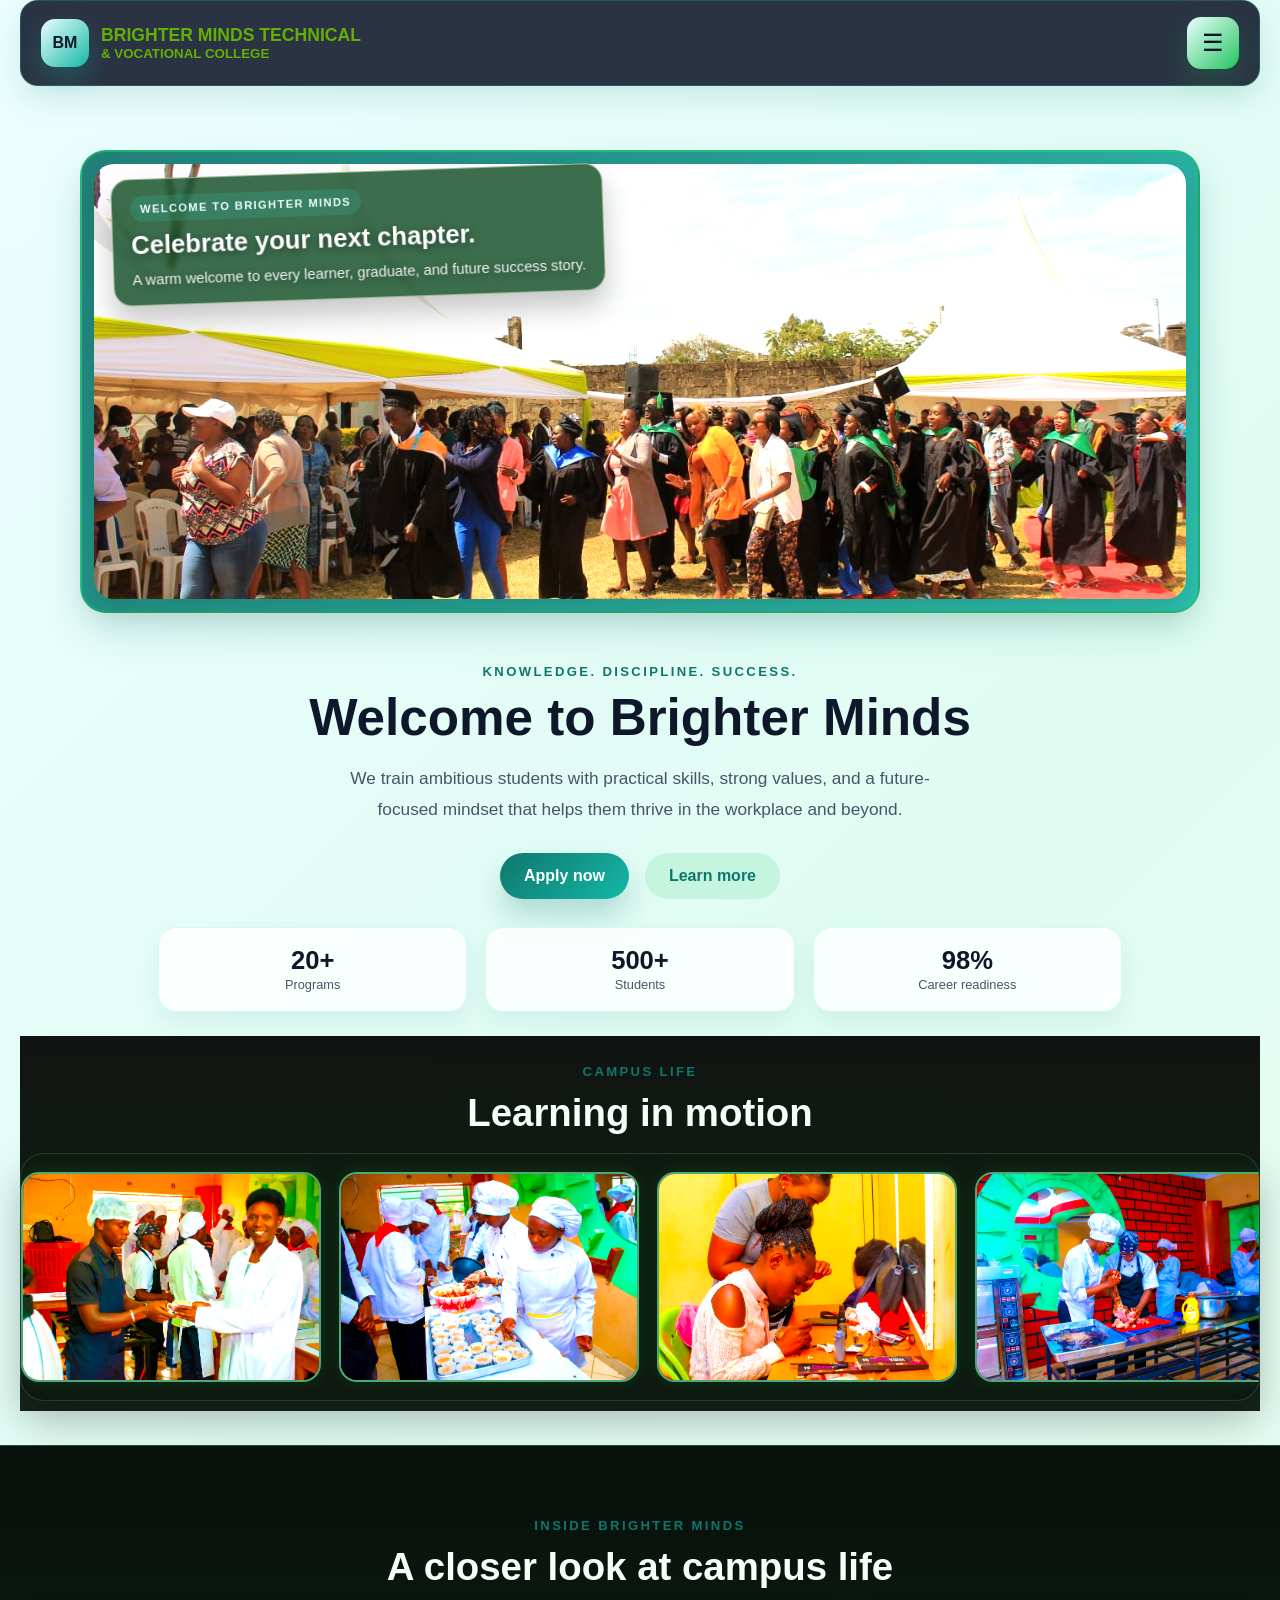
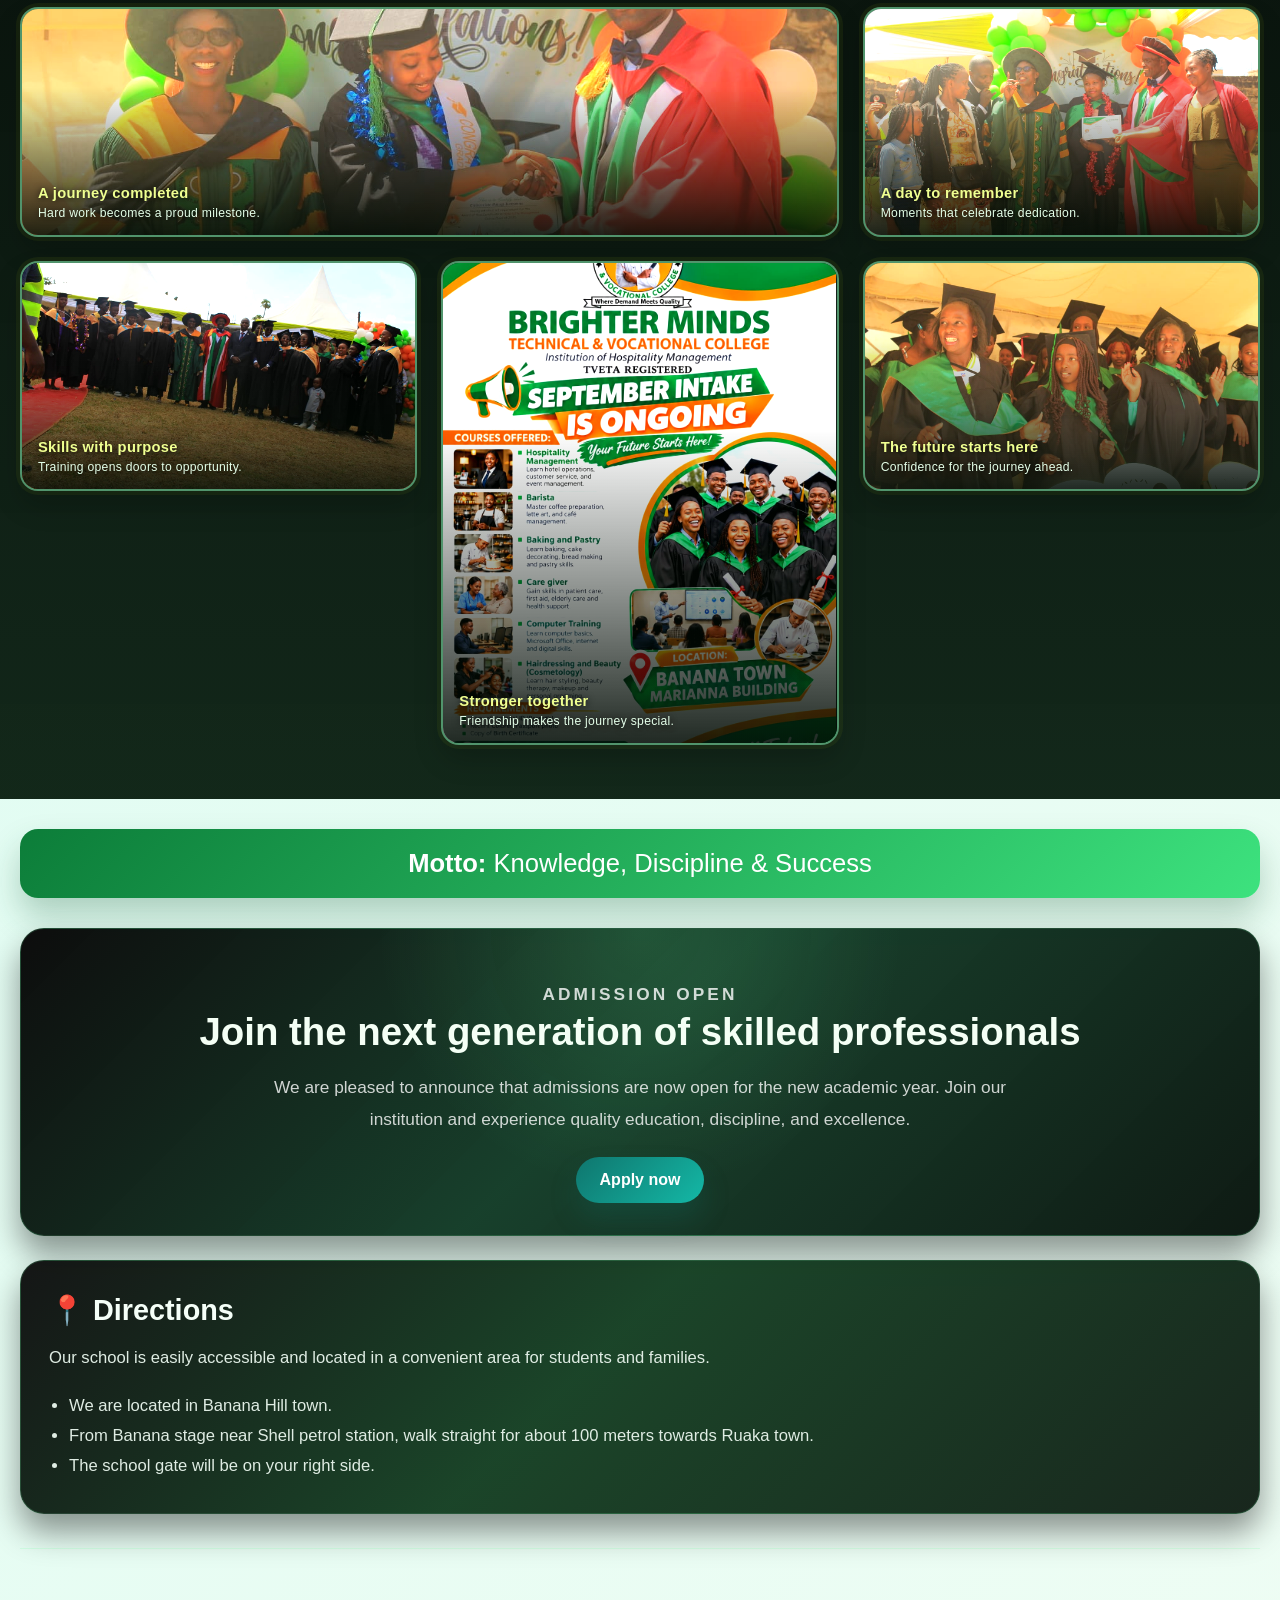
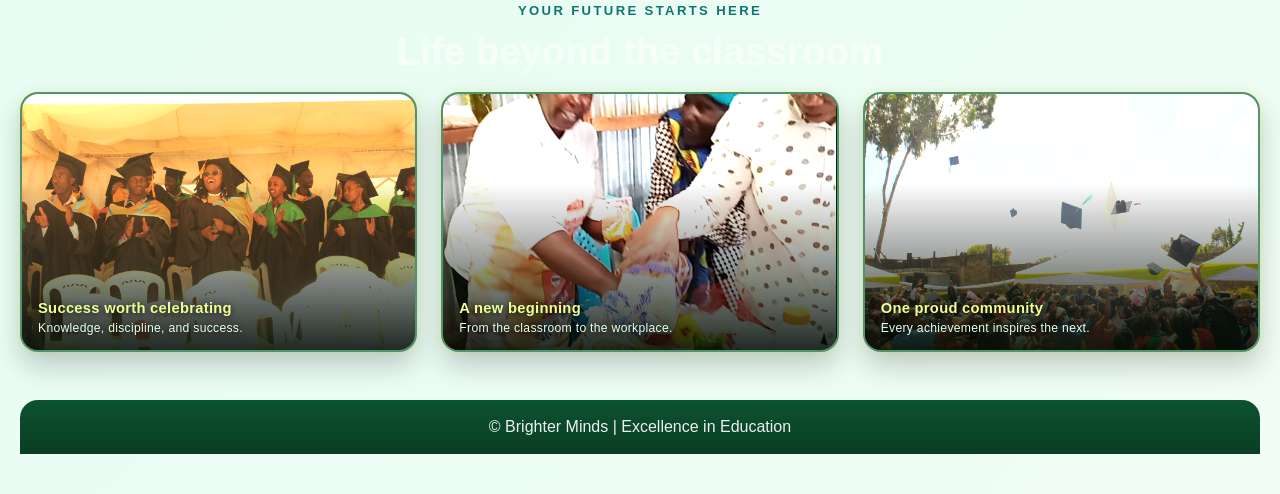
<file: index.html>
<!DOCTYPE html>
<html lang="en">
  <head>
    <meta name="google-site-verification" content="JnvC_CuWUV-dEZXiEceUIeP3fB7hp0oI02A9TNnyDAY" />
    <meta charset="UTF-8" />
    <meta name="viewport" content="width=device-width, initial-scale=1.0" />
    <meta name="theme-style-mode" content="1" />
    <meta name="robots" content="index,follow" />
    <meta
      name="description"
      content="Brighter Minds College and Brighter Minds Vocational offer practical, career-focused technical and vocational training, admissions, and student support in Kenya."
    />
    <meta
      name="keywords"
      content="Brighter Minds, Brighter Minds College, Brighter Minds Vocational, BMTVc, Brighter Minds Technical and Vocational College, vocational college, technical college, Kenya college, admissions"
    />
    <meta name="keywords" content="Brighter Minds, Brighter Minds College, Brighter Minds Vocational, BMTVc, courses offered, technical college courses, vocational courses, colleges in banana, colleges in kiambu, colleges in nairobi" />
    
    <meta name="author" content="Brighter Minds" />
    <meta property="og:title" content="Brighter Minds College | Brighter Minds Vocational | BMTVC" />
    <meta
      property="og:description"
      content="Career-focused technical and vocational education at Brighter Minds College and Brighter Minds Vocational. Admissions open for new students."
    />
    <meta property="og:type" content="website" />
    <title>Brighter Minds College | Brighter Minds Vocational | BMTVc</title>
    <link rel="stylesheet" href="style1.css" />
  </head>

  <body>
    <div class="page-shell">
      <nav class="topbar" aria-label="Main navigation">
        <div class="brand">
          <span class="brand-mark">BM</span>
          <div>
            <strong style="color: #65af05"><b>BRIGHTER MINDS TECHNICAL</b></strong>
            <small style="color: #65af05"><b>& VOCATIONAL COLLEGE</b></small>
          </div>
        </div>

        <div class="dropdown">
          <button class="menu-button" type="button" aria-label="Open menu">☰</button>
          <div class="dropdown-content">
             <a href="index1.html">Courses offered</a>
            <a href="index2.html">Contact information</a>
            <a href="#admission">Admissions</a>
            <a href="#directions">Directions</a>
            <a href="about.html">About us</a>
            <a href="mailto:brightermindsvocational@gmail.com?subject=Admission%20Inquiry">Email us</a>
            <a href="tel:+254726301589">Call us</a>
          </div>
        </div>
      </nav>

      <header class="hero">
        <div class="hero-text">
          <p class="eyebrow">Knowledge. Discipline. Success.</p>
          <h1>Welcome to Brighter Minds</h1>
          <p class="lead">
            We train ambitious students with practical skills, strong values, and a
            future-focused mindset that helps them thrive in the workplace and beyond.
          </p>

          <div class="cta-row">
            <a class="primary-btn" href="#admission">Apply now</a>
            <a class="secondary-btn" href="about.html">Learn more</a>
          </div>

          <ul class="mini-stats">
            <li><strong>20+</strong><span>Programs</span></li>
            <li><strong>500+</strong><span>Students</span></li>
            <li><strong>98%</strong><span>Career readiness</span></li>
          </ul>
        </div>

        <div class="hero-visual">
          <img src="bright11.jpeg" alt="Graduates celebrating at Brighter Minds" />

          <div class="hero-overlay">
            <span class="overlay-tag">Welcome to Brighter Minds</span>
            <h3>Celebrate your next chapter.</h3>
            <p>A warm welcome to every learner, graduate, and future success story.</p>
          </div>
        </div>
      </header>

      <main>
        <section class="gallery-section">
          <div class="section-heading">
            <p class="eyebrow">Campus life</p>
            <h2>Learning in motion</h2>
          </div>

          <div class="marquee" aria-label="Brighter Minds gallery">
            <div class="marquee-track">
              <img src="bright1.jpg" alt="Student learning" />
              <img src="bright2.jpg" alt="School environment" />
              <img src="bright3.jpg" alt="Training activity" />
              <img src="bright4.jpg" alt="Classroom" />
              <img src="bright5.jpg" alt="Students outdoors" />
              <img src="bright6.jpg" alt="Vocational training" />
              <img src="bright7.jpg" alt="Academic life" />
              <img src="bright8.jpg" alt="Student engagement" />
              <img src="bright9.jpg" alt="Community learning" />
              <img src="bright10.jpg" alt="School community" />
            </div>
          </div>
        </section>

        <section class="featured-gallery" aria-labelledby="featured-gallery-title">
          <div class="section-heading">
            <p class="eyebrow">Inside Brighter Minds</p>
            <h2 id="featured-gallery-title">A closer look at campus life</h2>
          </div>

          <div class="image-grid image-grid--wide">
            <figure class="image-grid-item">
              <img src="bright13.jpeg" alt="Students celebrating their graduation journey" loading="lazy" />
              <figcaption><strong>A journey completed</strong><span>Hard work becomes a proud milestone.</span></figcaption>
            </figure>
            <figure class="image-grid-item">
              <img src="bright14.jpeg" alt="Brighter Minds graduates marking a special day" loading="lazy" />
              <figcaption><strong>A day to remember</strong><span>Moments that celebrate dedication.</span></figcaption>
            </figure>
            <figure class="image-grid-item">
              <img src="bright15.jpeg" alt="Graduates celebrating their new qualifications" loading="lazy" />
              <figcaption><strong>Skills with purpose</strong><span>Training opens doors to opportunity.</span></figcaption>
            </figure>
            <figure class="image-grid-item">
              <img src="bright16.jpeg" alt="Brighter Minds students celebrating together" loading="lazy" />
              <figcaption><strong>Stronger together</strong><span>Friendship makes the journey special.</span></figcaption>
            </figure>
            <figure class="image-grid-item">
              <img src="bright17.jpeg" alt="Graduates looking forward to their future" loading="lazy" />
              <figcaption><strong>The future starts here</strong><span>Confidence for the journey ahead.</span></figcaption>
            </figure>
          </div>
        </section>

        <header class="motto-banner">
          <p><strong>Motto:</strong> Knowledge, Discipline & Success</p>
        </header>

        <section id="admission" class="admission">
          <p class="eyebrow accent">Admission open</p>
          <h2>Join the next generation of skilled professionals</h2>
          <p>
            We are pleased to announce that admissions are now open for the new academic
            year. Join our institution and experience quality education, discipline, and
            excellence.
          </p>
          <a class="primary-btn" href="index2.html">Apply now</a>
        </section>

        <section id="directions" class="directions">
          <h3>📍 Directions</h3>
          <p>Our school is easily accessible and located in a convenient area for students and families.</p>
          <ul>
            <li>We are located in Banana Hill town.</li>
            <li>From Banana stage near Shell petrol station, walk straight for about 100 meters towards Ruaka town.</li>
            <li>The school gate will be on your right side.</li>
          </ul>
        </section>

        <section class="closing-gallery" aria-labelledby="closing-gallery-title">
          <div class="section-heading">
            <p class="eyebrow">Your future starts here</p>
            <h2 id="closing-gallery-title">Life beyond the classroom</h2>
          </div>
          <div class="closing-gallery-grid">
            <figure class="image-grid-item">
              <img src="bright18.jpeg" alt="Brighter Minds graduates celebrating success" loading="lazy" />
              <figcaption><strong>Success worth celebrating</strong><span>Knowledge, discipline, and success.</span></figcaption>
            </figure>
            <figure class="image-grid-item">
              <img src="bright19.jpeg" alt="Graduates celebrating a new beginning" loading="lazy" />
              <figcaption><strong>A new beginning</strong><span>From the classroom to the workplace.</span></figcaption>
            </figure>
            <figure class="image-grid-item">
              <img src="bright20.jpeg" alt="Brighter Minds graduation community" loading="lazy" />
              <figcaption><strong>One proud community</strong><span>Every achievement inspires the next.</span></figcaption>
            </figure>
          </div>
        </section>
      </main>

      <footer class="site-footer">
        <p>© Brighter Minds | Excellence in Education</p>
      </footer>
    </div>

    <script>
      const dropdown = document.querySelector('.dropdown');
      const menuButton = document.querySelector('.menu-button');

      if (dropdown && menuButton) {
        menuButton.addEventListener('click', function (event) {
          event.stopPropagation();
          dropdown.classList.toggle('open');
        });

        document.addEventListener('click', function (event) {
          if (!dropdown.contains(event.target)) {
            dropdown.classList.remove('open');
          }
        });
      }
    </script>
  </body>
</html>
</file>
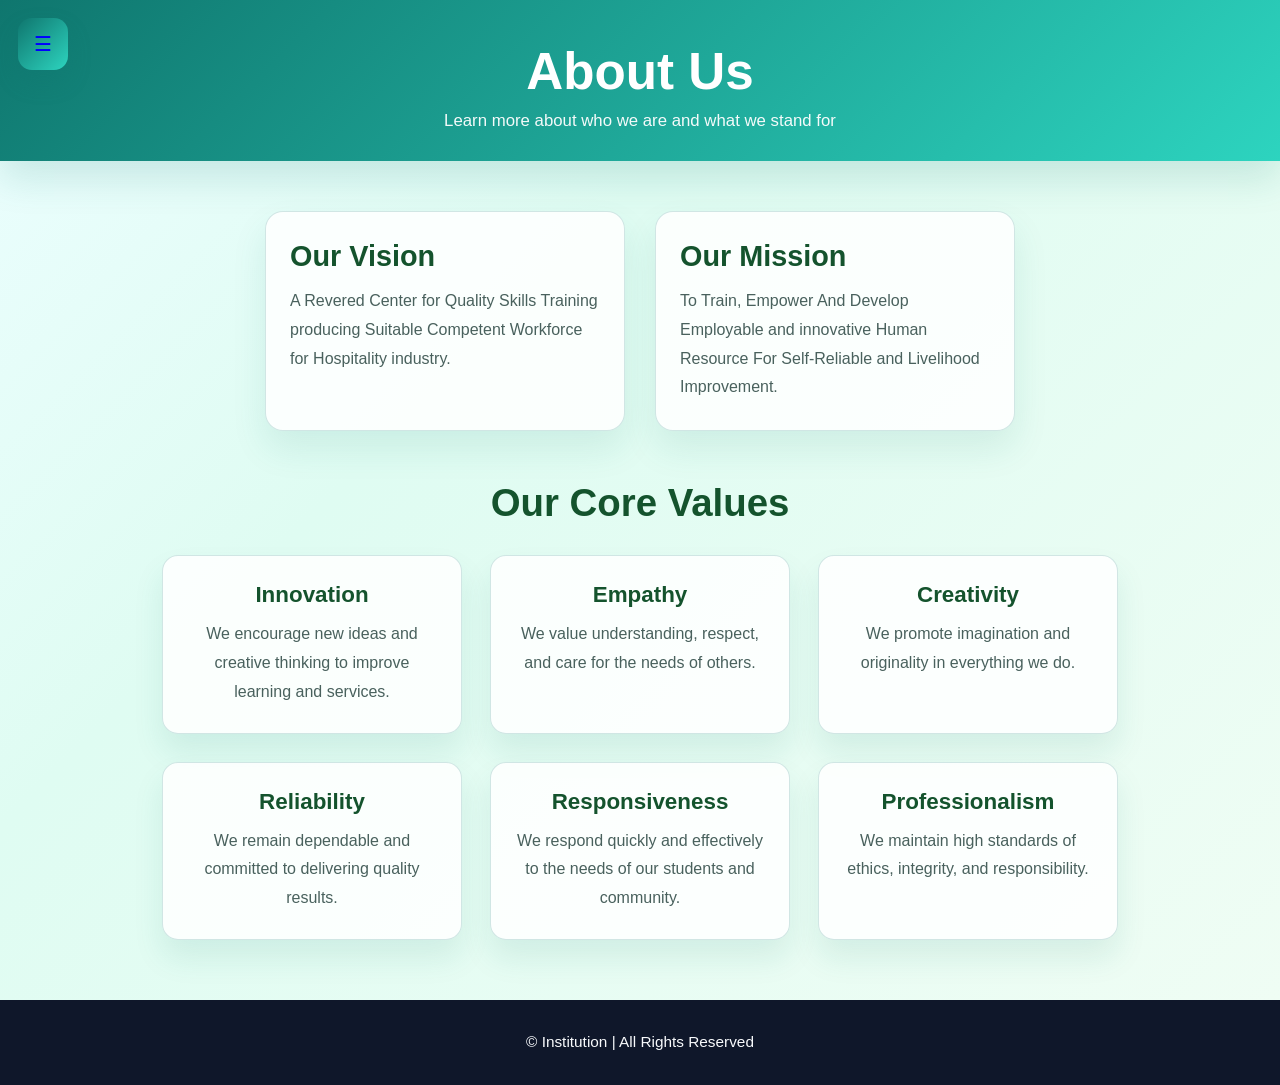
<file: about.html>
<!DOCTYPE html>
<html lang="en">
<head>
<meta charset="UTF-8">
<meta name="viewport" content="width=device-width, initial-scale=1.0">
<title>About Us</title>
<link rel="stylesheet" href="about.css">
</head>

<body>

                     <div class="dropdown">
  <button style=" color:blue; font-size: 20px; width:50px" border:2px solid white;>&#9776;</button>
  <div class="dropdown-content">
    <a href="index.html">Home</a>
    <a href="about.html">About us</a>
    <a href="contact.html">Contact us</a>
    <a href="courses.html">Courses Offered</a>
    <a href="mailto:brightermindsvocational@gmail.com?subject=Admission%20Inquiry">Email us</a>
    <a href="tel:+254726301589">Call us</a>
  </div>
</div>
<header>
    <h1>About Us</h1>
    <p>Learn more about who we are and what we stand for</p>
</header>
 
 </div class="bri">
            </div>


<section class="container">

    <div class="box">
        <h2>Our Vision</h2>
        <p>
        A Revered Center for Quality Skills Training producing
         Suitable Competent Workforce for Hospitality industry.
        </p>
    </div>

    <div class="box">
        <h2>Our Mission</h2>
        <p>
        To Train, Empower And Develop Employable  and innovative Human Resource 
        For Self-Reliable and Livelihood Improvement.
        </p>
    </div>

</section>

<section class="values">

<h1>Our Core Values</h1>

<div class="values-container">

<div class="value">
<h3>Innovation</h3>
<p>We encourage new ideas and creative thinking to improve learning and services.</p>
</div>

<div class="value">
<h3>Empathy</h3>
<p>We value understanding, respect, and care for the needs of others.</p>
</div>

<div class="value">
<h3>Creativity</h3>
<p>We promote imagination and originality in everything we do.</p>
</div>

<div class="value">
<h3>Reliability</h3>
<p>We remain dependable and committed to delivering quality results.</p>
</div>

<div class="value">
<h3>Responsiveness</h3>
<p>We respond quickly and effectively to the needs of our students and community.</p>
</div>

<div class="value">
<h3>Professionalism</h3>
<p>We maintain high standards of ethics, integrity, and responsibility.</p>
</div>

</div>
</section>

<footer>
<p>© Institution | All Rights Reserved</p>
</footer>

</body>
</html>
</file>
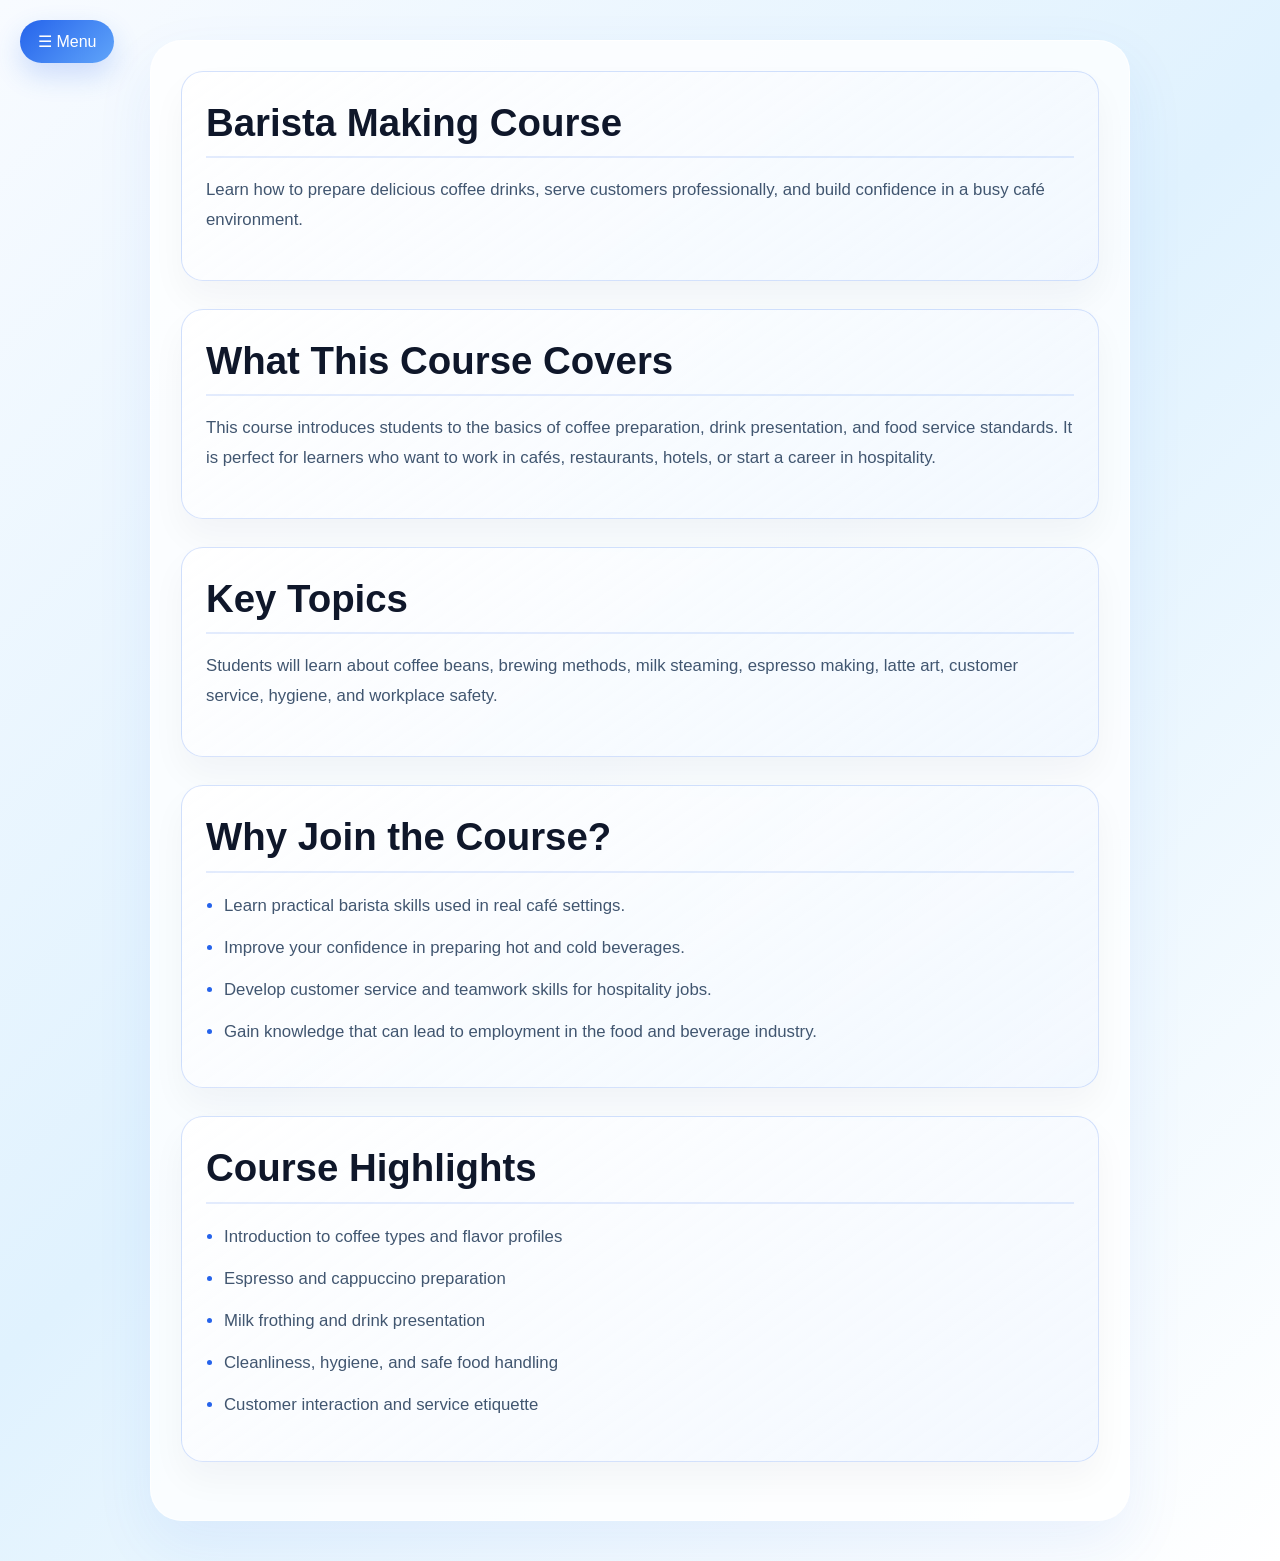
<file: Barista.html>
<!DOCTYPE html>
<html lang="en">
<head>
  <meta charset="UTF-8">
  <meta name="viewport" content="width=device-width, initial-scale=1.0">
  <title>Barista Making Course</title>
  <link rel="stylesheet" href="style x.css">
  <link rel="stylesheet" href="page-transition.css">
</head>
<body class="course-page">
  <button type="button" class="menu-button" aria-expanded="false" aria-controls="siteMenu">☰ Menu</button>
  <nav id="siteMenu" class="menu-dropdown" aria-label="Course pages">
    <ol>
      <li><a href="index1.html">courses</a></li>
      <li><a href="beauty.html">Beauty</a></li>
      <li><a href="Barista.html">Barista</a></li>
      <li><a href="brighter-minds.html">Brighter Minds</a></li>
      <li><a href="care giving.html">Care Giving</a></li>
      <li><a href="ict.html">ICT</a></li>
    </ol>
  </nav>
  <main class="page-content">
    <section class="hero-section">
      <h1>Barista Making Course</h1>
      <p>Learn how to prepare delicious coffee drinks, serve customers professionally, and build confidence in a busy café environment.</p>
    </section>

    <section class="info-section">
      <h2>What This Course Covers</h2>
      <p>This course introduces students to the basics of coffee preparation, drink presentation, and food service standards. It is perfect for learners who want to work in cafés, restaurants, hotels, or start a career in hospitality.</p>
    </section>

    <section class="info-section">
      <h2>Key Topics</h2>
      <p>Students will learn about coffee beans, brewing methods, milk steaming, espresso making, latte art, customer service, hygiene, and workplace safety.</p>
    </section>

    <section class="benefits-section">
      <h2>Why Join the Course?</h2>
      <ul>
        <li>Learn practical barista skills used in real café settings.</li>
        <li>Improve your confidence in preparing hot and cold beverages.</li>
        <li>Develop customer service and teamwork skills for hospitality jobs.</li>
        <li>Gain knowledge that can lead to employment in the food and beverage industry.</li>
      </ul>
    </section>

    <section class="benefits-section">
      <h2>Course Highlights</h2>
      <ul>
        <li>Introduction to coffee types and flavor profiles</li>
        <li>Espresso and cappuccino preparation</li>
        <li>Milk frothing and drink presentation</li>
        <li>Cleanliness, hygiene, and safe food handling</li>
        <li>Customer interaction and service etiquette</li>
      </ul>
    </section>
  </main>
  <script src="page-transition.js"></script>
</body>
</html>
</file>
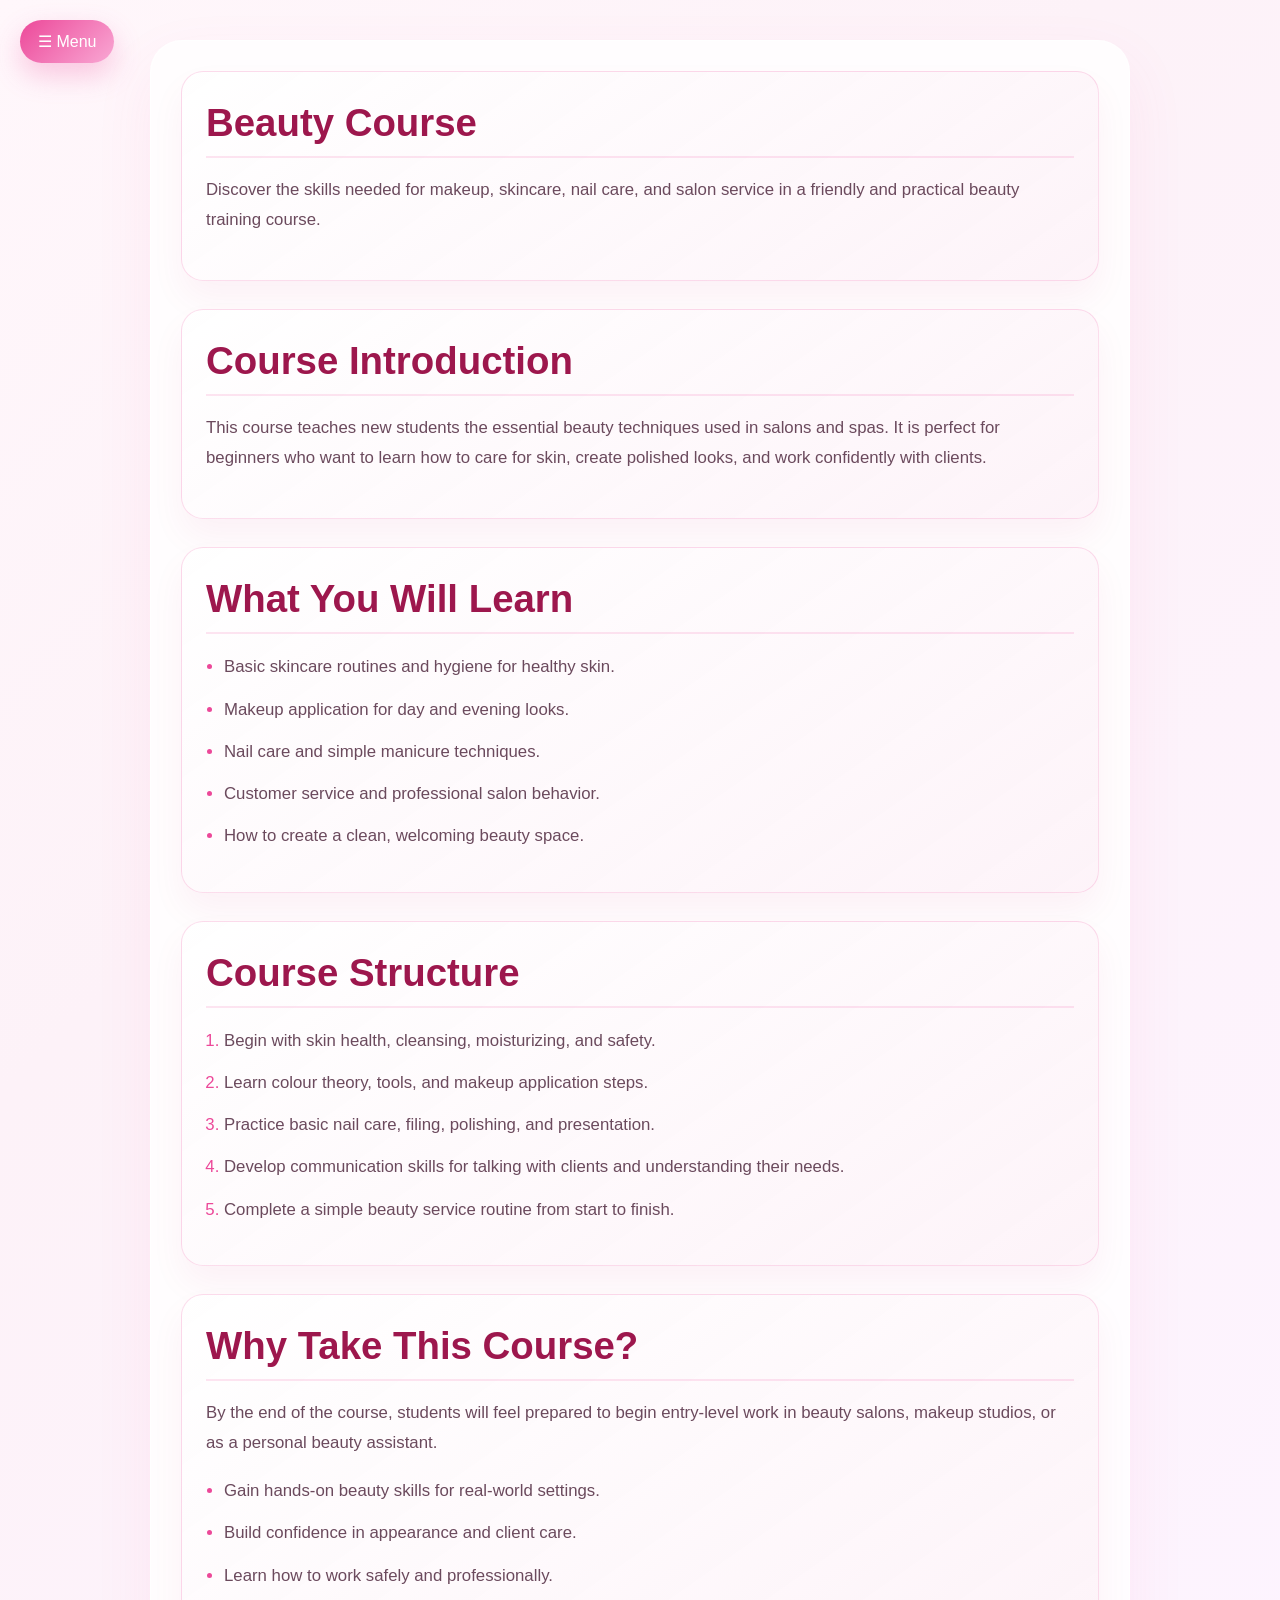
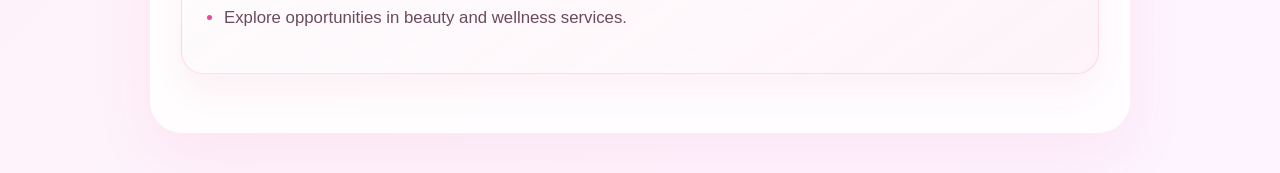
<file: beauty.html>
<!DOCTYPE html>
<html lang="en">
<head>
  <meta charset="UTF-8">
  <meta name="viewport" content="width=device-width, initial-scale=1.0">
  <title>Beauty Course</title>
  <link rel="stylesheet" href="style ty.css">
  <link rel="stylesheet" href="page-transition.css">
</head>
<body class="course-page">
  <button type="button" class="menu-button" aria-expanded="false" aria-controls="siteMenu">☰ Menu</button>
  <nav id="siteMenu" class="menu-dropdown" aria-label="Course pages">
    <ol>
      <li><a href="index1.html">Courses</a></li>
      <li><a href="beauty.html">Beauty</a></li>
      <li><a href="Barista.html">Barista</a></li>
      <li><a href="brighter-minds.html">Brighter Minds</a></li>
      <li><a href="care giving.html">Care Giving</a></li>
      <li><a href="ict.html">ICT</a></li>
    </ol>
  </nav>
  <main class="page-content">
    <section class="hero-section">
      <h1>Beauty Course</h1>
      <p>Discover the skills needed for makeup, skincare, nail care, and salon service in a friendly and practical beauty training course.</p>
    </section>

    <section class="info-section">
      <h2>Course Introduction</h2>
      <p>This course teaches new students the essential beauty techniques used in salons and spas. It is perfect for beginners who want to learn how to care for skin, create polished looks, and work confidently with clients.</p>
    </section>

    <section class="info-section">
      <h2>What You Will Learn</h2>
      <ul>
        <li>Basic skincare routines and hygiene for healthy skin.</li>
        <li>Makeup application for day and evening looks.</li>
        <li>Nail care and simple manicure techniques.</li>
        <li>Customer service and professional salon behavior.</li>
        <li>How to create a clean, welcoming beauty space.</li>
      </ul>
    </section>

    <section class="benefits-section">
      <h2>Course Structure</h2>
      <ol>
        <li>Begin with skin health, cleansing, moisturizing, and safety.</li>
        <li>Learn colour theory, tools, and makeup application steps.</li>
        <li>Practice basic nail care, filing, polishing, and presentation.</li>
        <li>Develop communication skills for talking with clients and understanding their needs.</li>
        <li>Complete a simple beauty service routine from start to finish.</li>
      </ol>
    </section>

    <section class="benefits-section">
      <h2>Why Take This Course?</h2>
      <p>By the end of the course, students will feel prepared to begin entry-level work in beauty salons, makeup studios, or as a personal beauty assistant.</p>
      <ul>
        <li>Gain hands-on beauty skills for real-world settings.</li>
        <li>Build confidence in appearance and client care.</li>
        <li>Learn how to work safely and professionally.</li>
        <li>Explore opportunities in beauty and wellness services.</li>
      </ul>
    </section>
  </main>
  <script src="page-transition.js"></script>
</body>
</html>
</file>
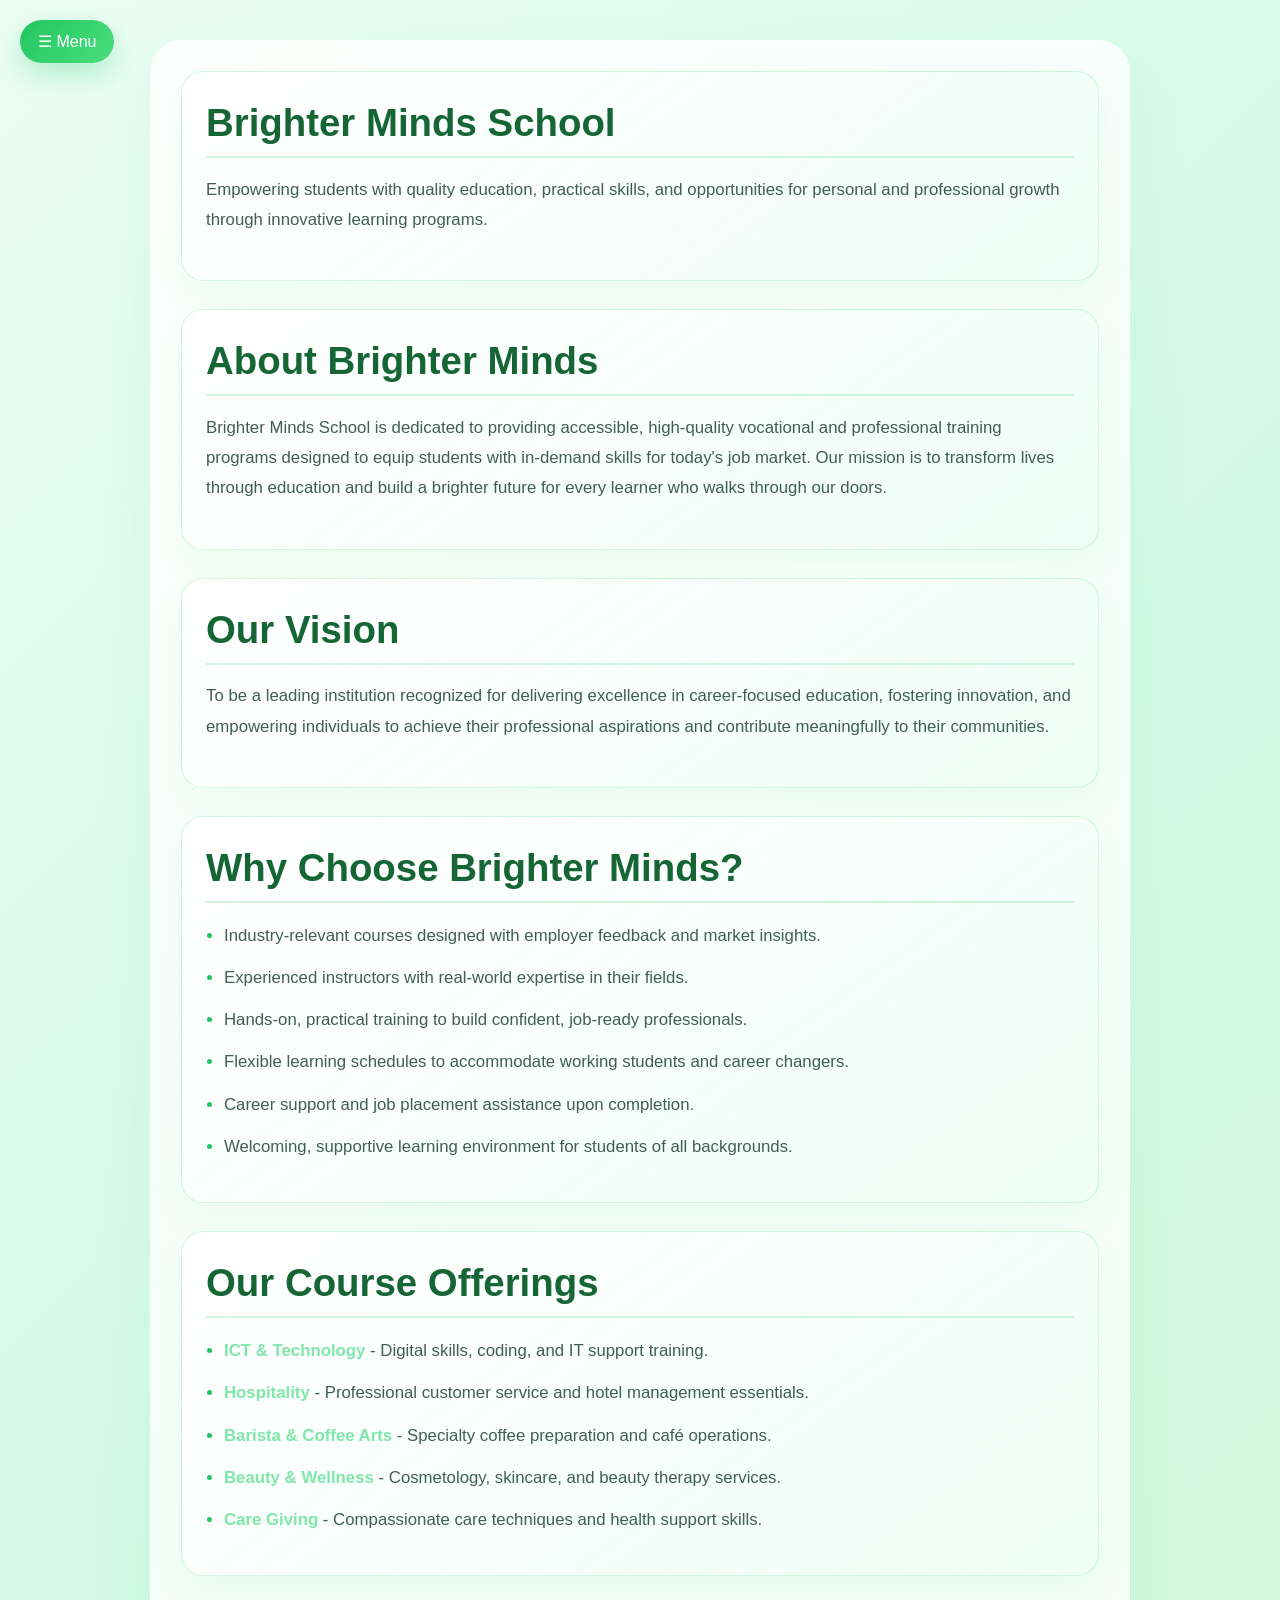
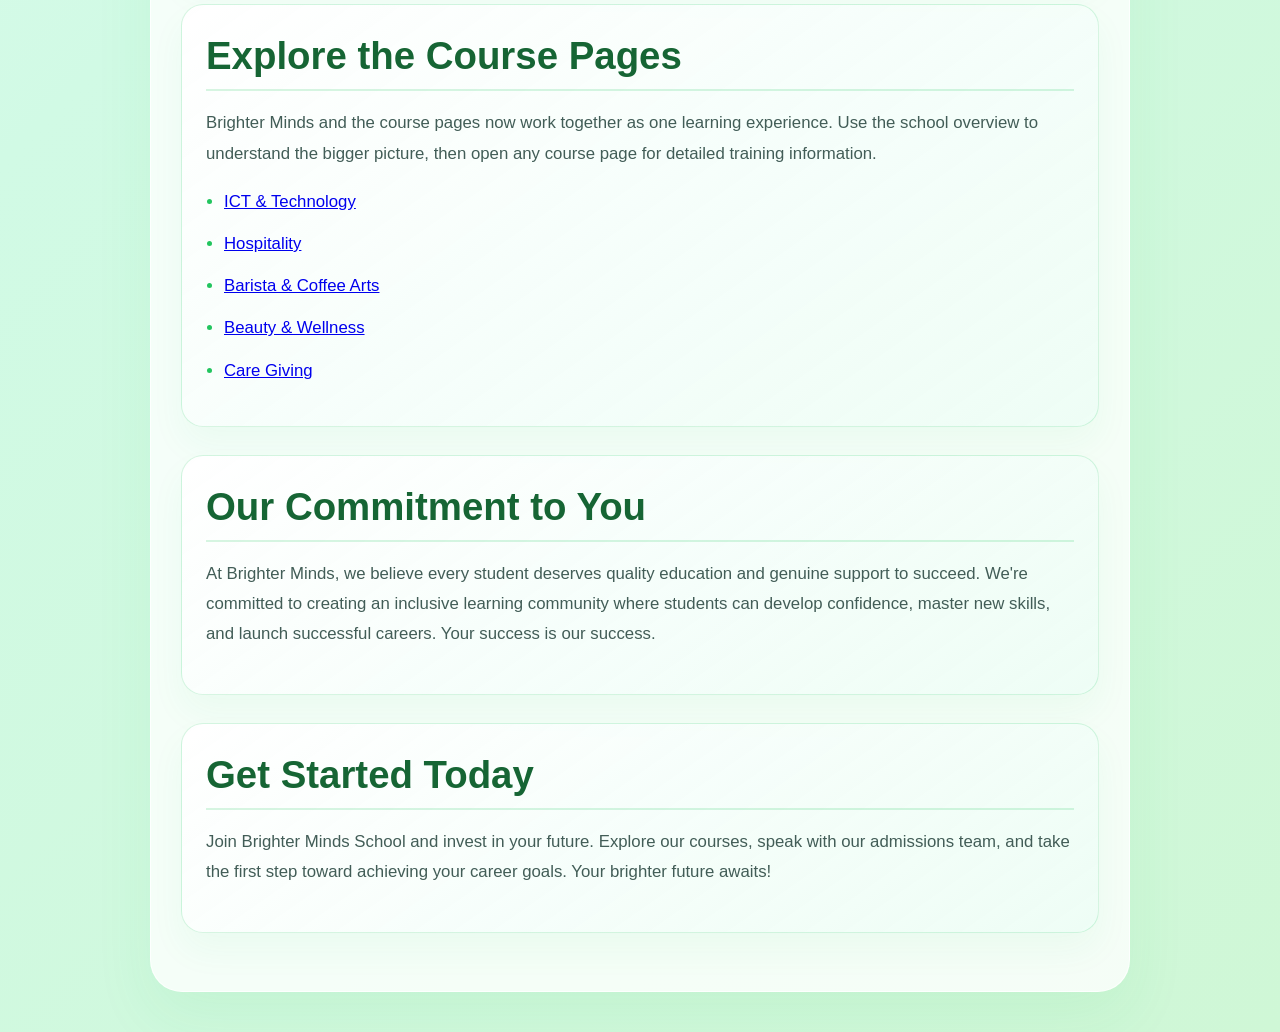
<file: brighter-minds.html>
<!DOCTYPE html>
<html lang="en">
<head>
  <meta charset="UTF-8">
  <meta name="viewport" content="width=device-width, initial-scale=1.0">
  <title>Brighter Minds School</title>
  <link rel="stylesheet" href="style bm.css">
  <link rel="stylesheet" href="page-transition.css">
</head>
<body class="course-page">
  <button type="button" class="menu-button" aria-expanded="false" aria-controls="siteMenu">☰ Menu</button>
  <nav id="siteMenu" class="menu-dropdown" aria-label="Course pages">
    <ol>
      <li><a href="index1.html">Courses</a></li>
      <li><a href="beauty.html">Beauty</a></li>
      <li><a href="Barista.html">Barista</a></li>
      <li><a href="brighter-minds.html">Brighter Minds</a></li>
      <li><a href="care giving.html">Care Giving</a></li>
      <li><a href="ict.html">ICT</a></li>
    </ol>
  </nav>
  <main class="page-content">
    <section class="hero-section">
      <h1>Brighter Minds School</h1>
      <p>Empowering students with quality education, practical skills, and opportunities for personal and professional growth through innovative learning programs.</p>
    </section>

    <section class="info-section">
      <h2>About Brighter Minds</h2>
      <p>Brighter Minds School is dedicated to providing accessible, high-quality vocational and professional training programs designed to equip students with in-demand skills for today's job market. Our mission is to transform lives through education and build a brighter future for every learner who walks through our doors.</p>
    </section>

    <section class="info-section">
      <h2>Our Vision</h2>
      <p>To be a leading institution recognized for delivering excellence in career-focused education, fostering innovation, and empowering individuals to achieve their professional aspirations and contribute meaningfully to their communities.</p>
    </section>

    <section class="benefits-section">
      <h2>Why Choose Brighter Minds?</h2>
      <ul>
        <li>Industry-relevant courses designed with employer feedback and market insights.</li>
        <li>Experienced instructors with real-world expertise in their fields.</li>
        <li>Hands-on, practical training to build confident, job-ready professionals.</li>
        <li>Flexible learning schedules to accommodate working students and career changers.</li>
        <li>Career support and job placement assistance upon completion.</li>
        <li>Welcoming, supportive learning environment for students of all backgrounds.</li>
      </ul>
    </section>

    <section class="benefits-section">
      <h2>Our Course Offerings</h2>
      <ul>
        <li><strong>ICT & Technology</strong> - Digital skills, coding, and IT support training.</li>
        <li><strong>Hospitality</strong> - Professional customer service and hotel management essentials.</li>
        <li><strong>Barista & Coffee Arts</strong> - Specialty coffee preparation and café operations.</li>
        <li><strong>Beauty & Wellness</strong> - Cosmetology, skincare, and beauty therapy services.</li>
        <li><strong>Care Giving</strong> - Compassionate care techniques and health support skills.</li>
      </ul>
    </section>

    <section class="info-section">
      <h2>Explore the Course Pages</h2>
      <p>Brighter Minds and the course pages now work together as one learning experience. Use the school overview to understand the bigger picture, then open any course page for detailed training information.</p>
      <ul class="course-links-list">
        <li><a href="ict.html">ICT & Technology</a></li>
        <li><a href="hospitality.html">Hospitality</a></li>
        <li><a href="Barista.html">Barista & Coffee Arts</a></li>
        <li><a href="beauty.html">Beauty & Wellness</a></li>
        <li><a href="care giving.html">Care Giving</a></li>
      </ul>
    </section>

    <section class="info-section">
      <h2>Our Commitment to You</h2>
      <p>At Brighter Minds, we believe every student deserves quality education and genuine support to succeed. We're committed to creating an inclusive learning community where students can develop confidence, master new skills, and launch successful careers. Your success is our success.</p>
    </section>

    <section class="benefits-section">
      <h2>Get Started Today</h2>
      <p>Join Brighter Minds School and invest in your future. Explore our courses, speak with our admissions team, and take the first step toward achieving your career goals. Your brighter future awaits!</p>
    </section>
  </main>
  <script src="page-transition.js"></script>
</body>
</html>
</file>
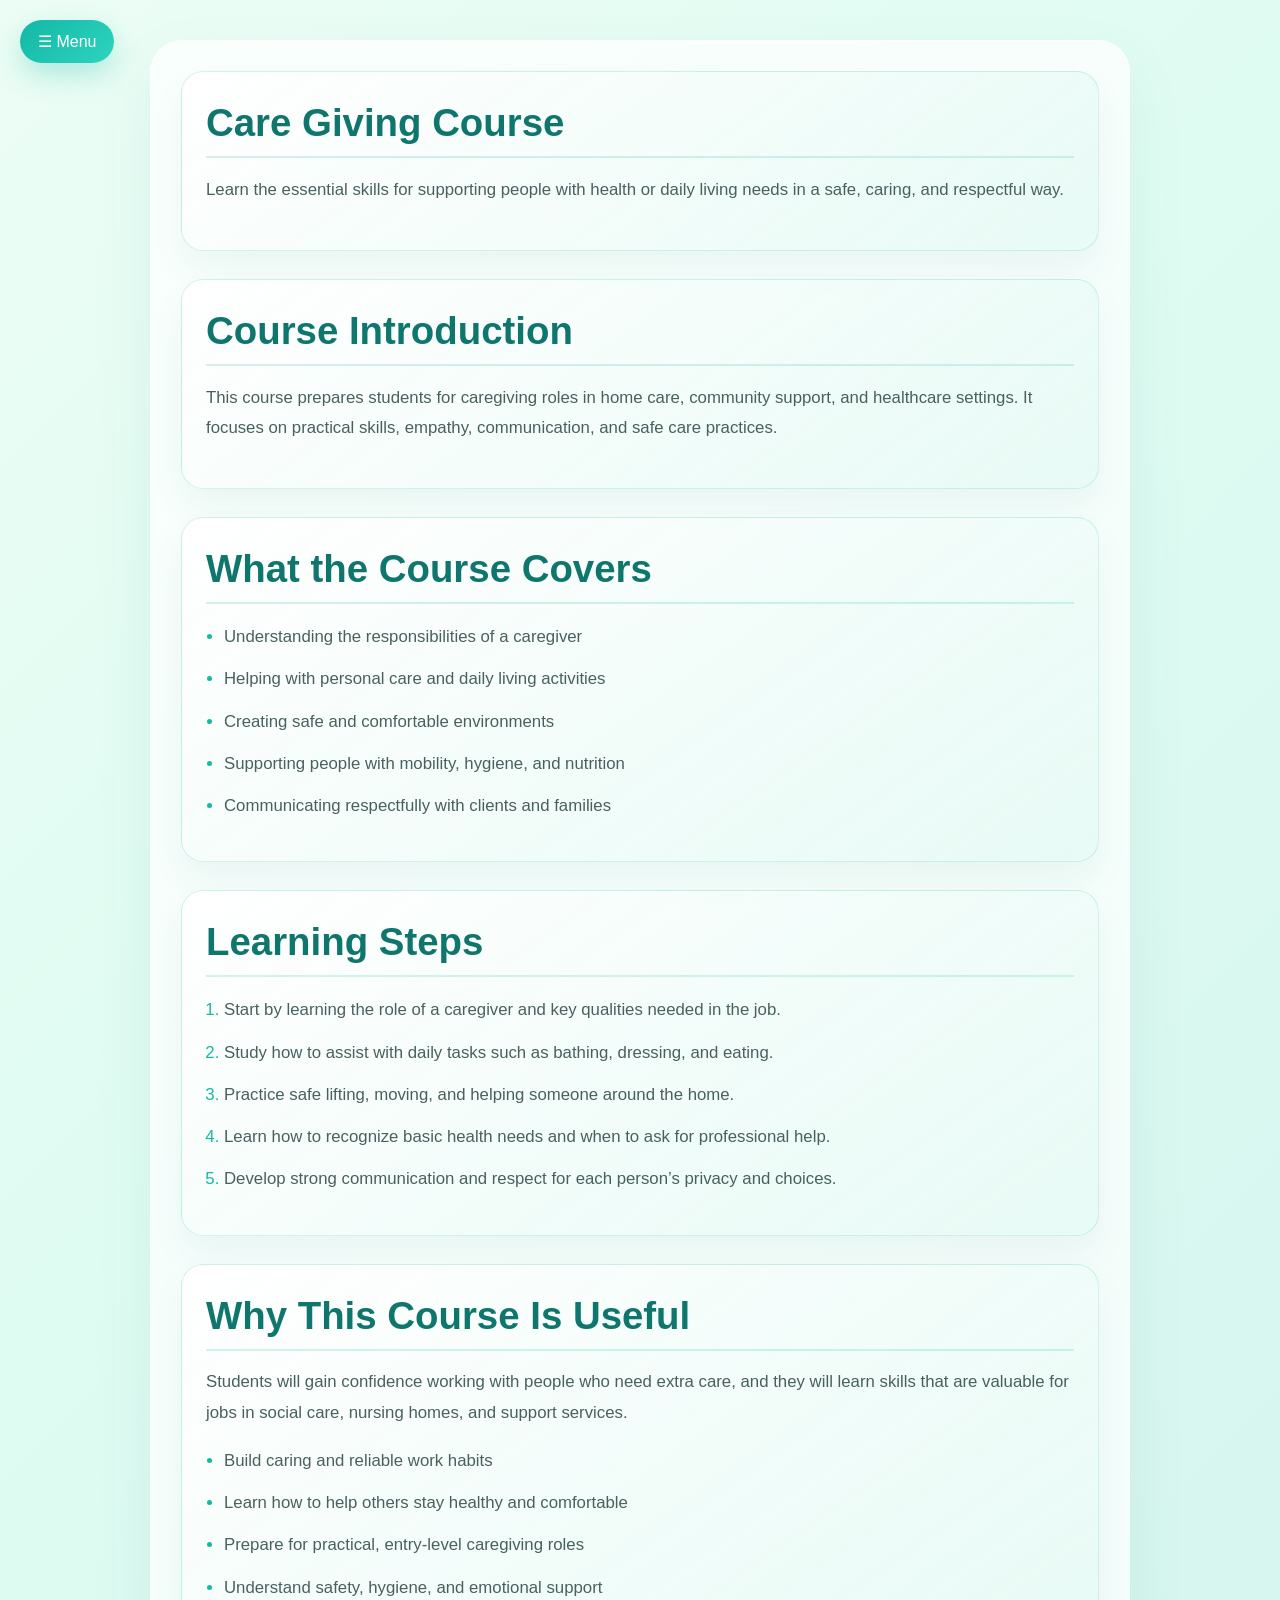
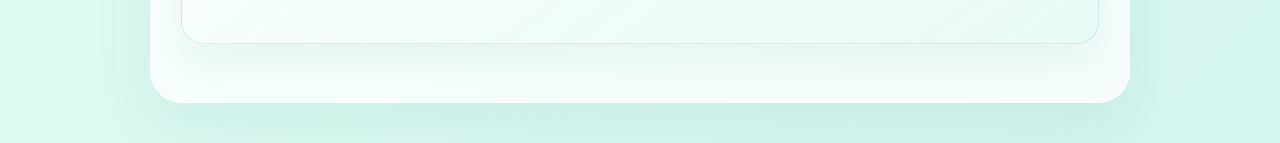
<file: care giving.html>
<!DOCTYPE html>
<html lang="en">
<head>
  <meta charset="UTF-8">
  <meta name="viewport" content="width=device-width, initial-scale=1.0">
  <title>Care Giving Course</title>
  <link rel="stylesheet" href="style c.css">
  <link rel="stylesheet" href="page-transition.css">
</head>
<body class="course-page">
  <button type="button" class="menu-button" aria-expanded="false" aria-controls="siteMenu">☰ Menu</button>
  <nav id="siteMenu" class="menu-dropdown" aria-label="Course pages">
    <ol>
      <li><a href="index1.html">Courses</a></li>
      <li><a href="beauty.html">Beauty</a></li>
      <li><a href="Barista.html">Barista</a></li>
      <li><a href="brighter-minds.html">Brighter Minds</a></li>
      <li><a href="care giving.html">Care Giving</a></li>
      <li><a href="ict.html">ICT</a></li>
    </ol>
  </nav>
  <main class="page-content">
    <section class="hero-section">
      <h1>Care Giving Course</h1>
      <p>Learn the essential skills for supporting people with health or daily living needs in a safe, caring, and respectful way.</p>
    </section>

    <section class="info-section">
      <h2>Course Introduction</h2>
      <p>This course prepares students for caregiving roles in home care, community support, and healthcare settings. It focuses on practical skills, empathy, communication, and safe care practices.</p>
    </section>

    <section class="info-section">
      <h2>What the Course Covers</h2>
      <ul>
        <li>Understanding the responsibilities of a caregiver</li>
        <li>Helping with personal care and daily living activities</li>
        <li>Creating safe and comfortable environments</li>
        <li>Supporting people with mobility, hygiene, and nutrition</li>
        <li>Communicating respectfully with clients and families</li>
      </ul>
    </section>

    <section class="benefits-section">
      <h2>Learning Steps</h2>
      <ol>
        <li>Start by learning the role of a caregiver and key qualities needed in the job.</li>
        <li>Study how to assist with daily tasks such as bathing, dressing, and eating.</li>
        <li>Practice safe lifting, moving, and helping someone around the home.</li>
        <li>Learn how to recognize basic health needs and when to ask for professional help.</li>
        <li>Develop strong communication and respect for each person’s privacy and choices.</li>
      </ol>
    </section>

    <section class="benefits-section">
      <h2>Why This Course Is Useful</h2>
      <p>Students will gain confidence working with people who need extra care, and they will learn skills that are valuable for jobs in social care, nursing homes, and support services.</p>
      <ul>
        <li>Build caring and reliable work habits</li>
        <li>Learn how to help others stay healthy and comfortable</li>
        <li>Prepare for practical, entry-level caregiving roles</li>
        <li>Understand safety, hygiene, and emotional support</li>
      </ul>
    </section>
  </main>
  <script src="page-transition.js"></script>
</body>
</html>
</file>
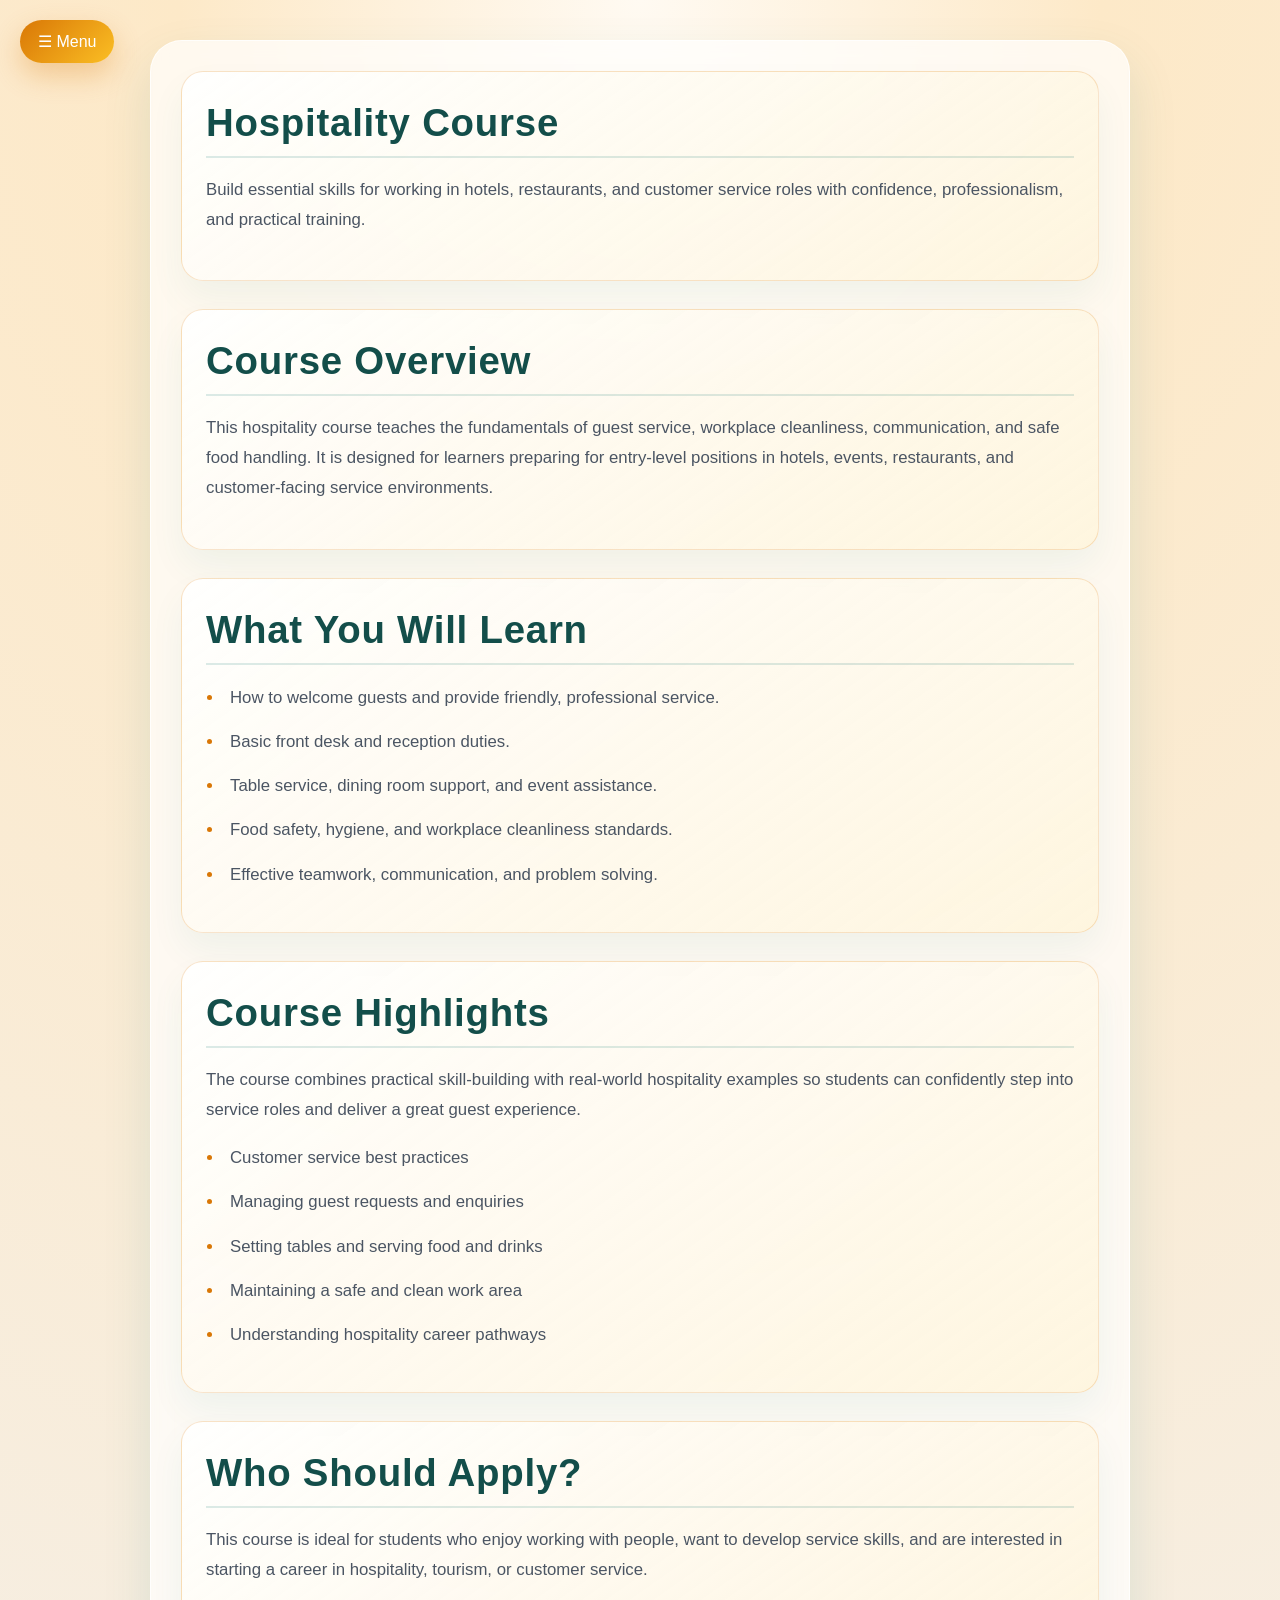
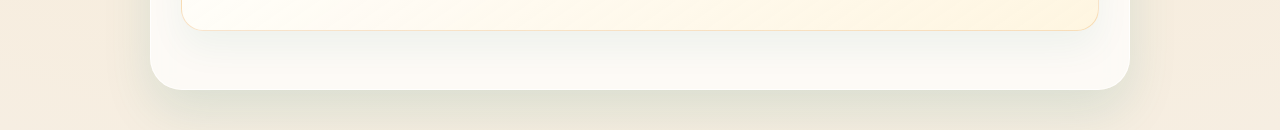
<file: hospitality.html>
<!DOCTYPE html>
<html lang="en">
<head>
  <meta charset="UTF-8">
  <meta name="viewport" content="width=device-width, initial-scale=1.0">
  <title>Hospitality Course</title>
  <link rel="stylesheet" href="style h.css">
  <link rel="stylesheet" href="page-transition.css">
</head>
<body class="course-page">
  <button type="button" class="menu-button" aria-expanded="false" aria-controls="siteMenu">☰ Menu</button>
  <nav id="siteMenu" class="menu-dropdown" aria-label="Course pages">
    <ol>
      <li><a href="index1.html">Courses</a></li>
      <li><a href="beauty.html">Beauty</a></li>
      <li><a href="Barista.html">Barista</a></li>
      <li><a href="brighter-minds.html">Brighter Minds</a></li>
      <li><a href="care giving.html">Care Giving</a></li>
      <li><a href="ict.html">ICT</a></li>
    </ol>
  </nav>
  <main class="page-content">
    <section class="hero-section">
      <h1>Hospitality Course</h1>
      <p>Build essential skills for working in hotels, restaurants, and customer service roles with confidence, professionalism, and practical training.</p>
    </section>

    <section class="info-section">
      <h2>Course Overview</h2>
      <p>This hospitality course teaches the fundamentals of guest service, workplace cleanliness, communication, and safe food handling. It is designed for learners preparing for entry-level positions in hotels, events, restaurants, and customer-facing service environments.</p>
    </section>

    <section class="info-section">
      <h2>What You Will Learn</h2>
      <ul>
        <li>How to welcome guests and provide friendly, professional service.</li>
        <li>Basic front desk and reception duties.</li>
        <li>Table service, dining room support, and event assistance.</li>
        <li>Food safety, hygiene, and workplace cleanliness standards.</li>
        <li>Effective teamwork, communication, and problem solving.</li>
      </ul>
    </section>

    <section class="benefits-section">
      <h2>Course Highlights</h2>
      <p>The course combines practical skill-building with real-world hospitality examples so students can confidently step into service roles and deliver a great guest experience.</p>
      <ul>
        <li>Customer service best practices</li>
        <li>Managing guest requests and enquiries</li>
        <li>Setting tables and serving food and drinks</li>
        <li>Maintaining a safe and clean work area</li>
        <li>Understanding hospitality career pathways</li>
      </ul>
    </section>

    <section class="benefits-section">
      <h2>Who Should Apply?</h2>
      <p>This course is ideal for students who enjoy working with people, want to develop service skills, and are interested in starting a career in hospitality, tourism, or customer service.</p>
    </section>
  </main>
  <script src="page-transition.js"></script>
</body>
</html>
</file>
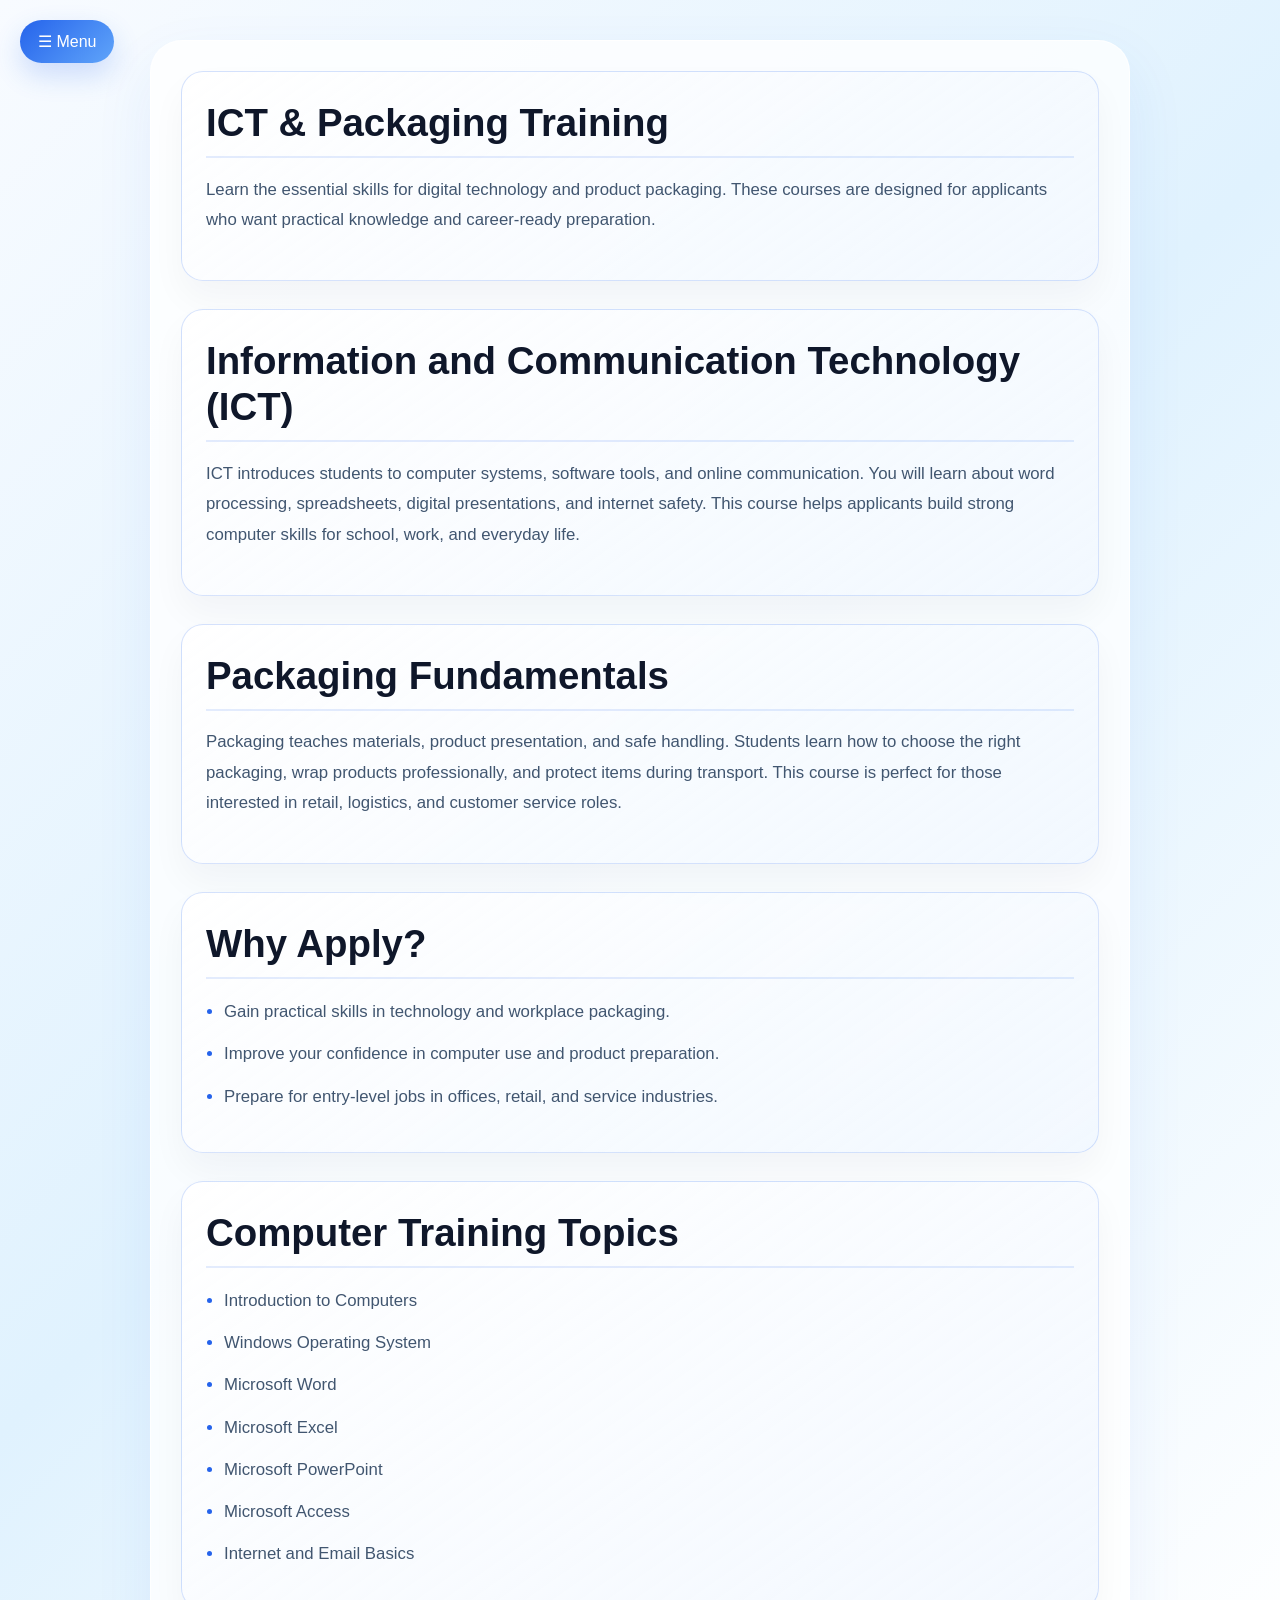
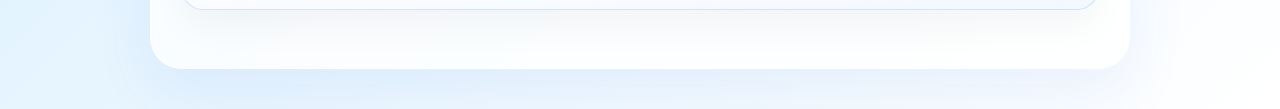
<file: ict.html>
<!DOCTYPE html>
<html lang="en">
<head>
  <meta charset="UTF-8">
  <meta name="viewport" content="width=device-width, initial-scale=1.0">
  <title>ICT & Packaging Courses</title>
  <link rel="stylesheet" href="style x.css">
  <link rel="stylesheet" href="page-transition.css">
</head>
<body class="course-page">
  <button type="button" class="menu-button" aria-expanded="false" aria-controls="siteMenu">☰ Menu</button>
  <nav id="siteMenu" class="menu-dropdown" aria-label="Course pages">
    <ol>
      <li><a href="index1.html">Courses</a></li>
      <li><a href="beauty.html">Beauty</a></li>
      <li><a href="Barista.html">Barista</a></li>
      <li><a href="brighter-minds.html">Brighter Minds</a></li>
      <li><a href="care giving.html">Care Giving</a></li>
      <li><a href="ict.html">ICT</a></li>
    </ol>
  </nav>
  <main class="page-content">
    <section class="hero-section">
      <h1>ICT & Packaging Training</h1>
      <p>Learn the essential skills for digital technology and product packaging. These courses are designed for applicants who want practical knowledge and career-ready preparation.</p>
    </section>

    <section class="info-section">
      <h2>Information and Communication Technology (ICT)</h2>
      <p>ICT introduces students to computer systems, software tools, and online communication. You will learn about word processing, spreadsheets, digital presentations, and internet safety. This course helps applicants build strong computer skills for school, work, and everyday life.</p>
    </section>

    <section class="info-section">
      <h2>Packaging Fundamentals</h2>
      <p>Packaging teaches materials, product presentation, and safe handling. Students learn how to choose the right packaging, wrap products professionally, and protect items during transport. This course is perfect for those interested in retail, logistics, and customer service roles.</p>
    </section>

    <section class="benefits-section">
      <h2>Why Apply?</h2>
      <ul>
        <li>Gain practical skills in technology and workplace packaging.</li>
        <li>Improve your confidence in computer use and product preparation.</li>
        <li>Prepare for entry-level jobs in offices, retail, and service industries.</li>
      </ul>
    </section>

    <section class="benefits-section">
      <h2>Computer Training Topics</h2>
      <ul>
        <li>Introduction to Computers</li>
        <li>Windows Operating System</li>
        <li>Microsoft Word</li>
        <li>Microsoft Excel</li>
        <li>Microsoft PowerPoint</li>
        <li>Microsoft Access</li>
        <li>Internet and Email Basics</li>
      </ul>
    </section>

  </main>
  <script src="page-transition.js"></script>
</body>
</html>
</file>
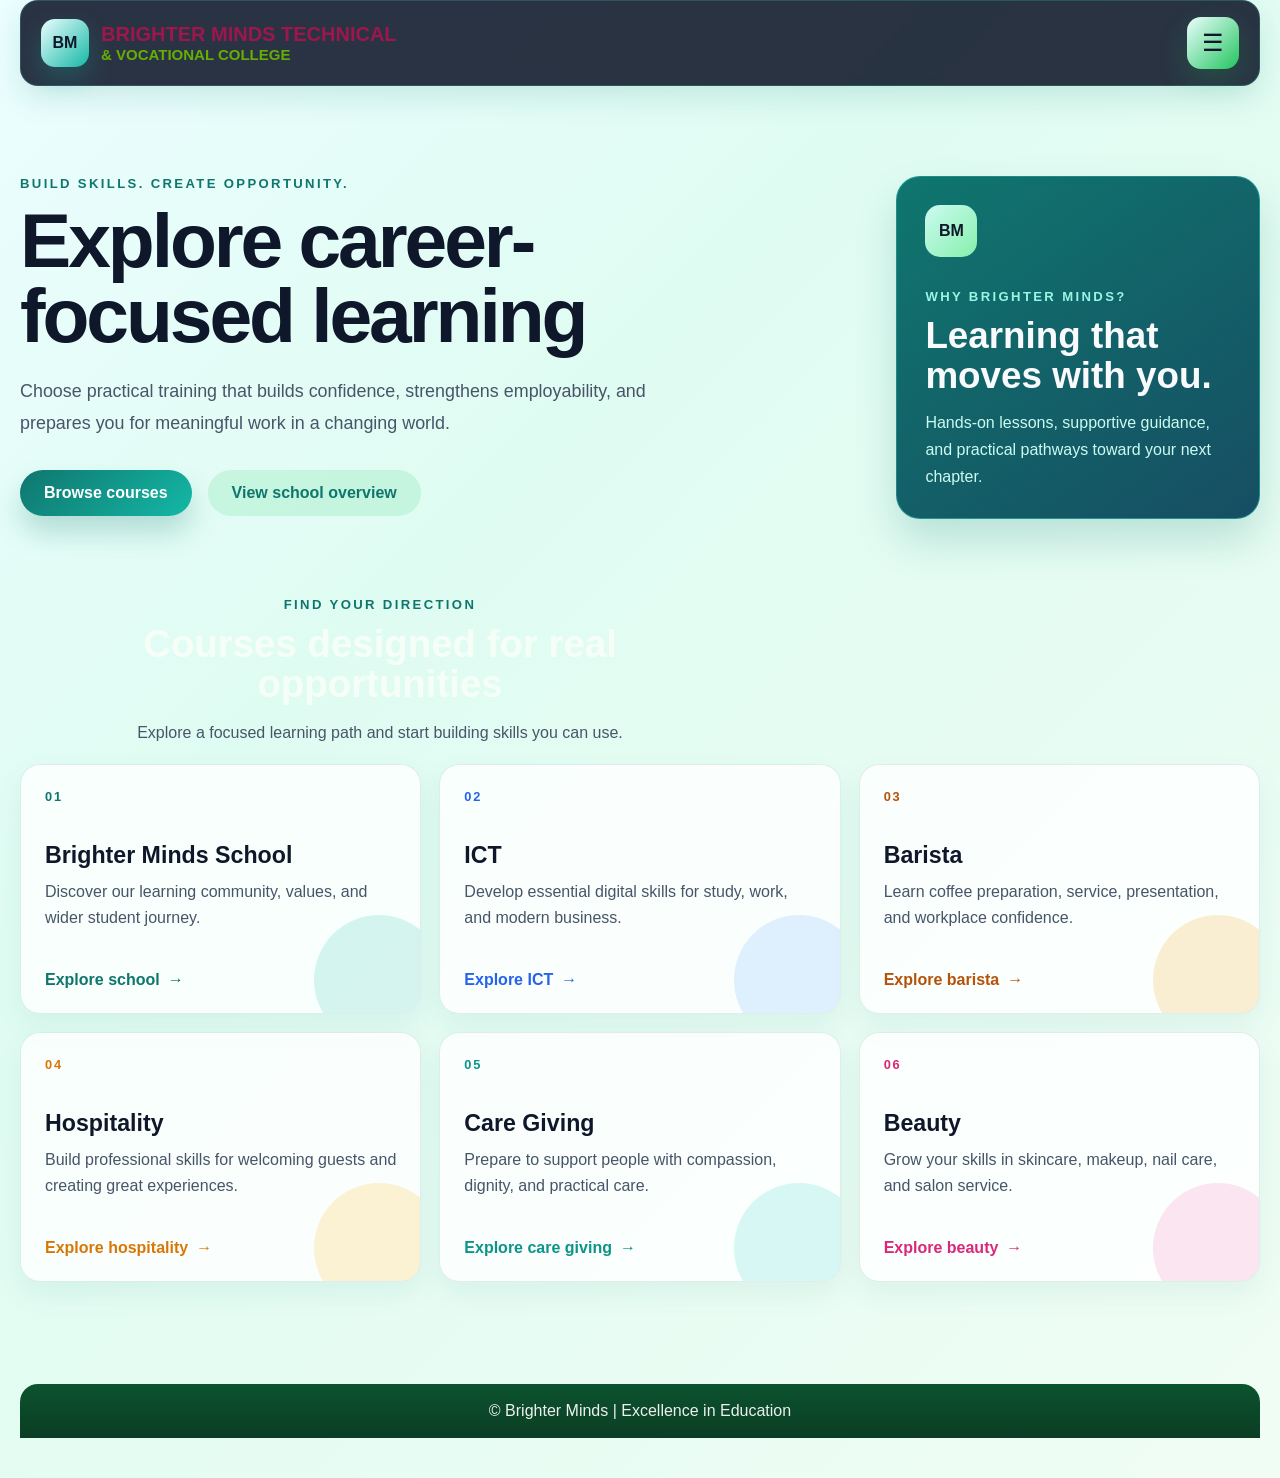
<file: index1.html>
<!DOCTYPE html>
<html lang="en">
  <head>
    <meta charset="UTF-8" />
    <meta name="viewport" content="width=device-width, initial-scale=1.0" />
    <meta name="theme-style-mode" content="1" />
    <meta name="robots" content="index,follow" />
    <meta name="description" content="Explore courses at Brighter Minds College and Brighter Minds Vocational, including technical and vocational programs designed for careers and practical skills." />
    <meta name="keywords" content="Brighter Minds, Brighter Minds College, Brighter Minds Vocational, BMTVc, courses offered, technical college courses, vocational courses, colleges in banana, colleges in kiambu, colleges in nairobi" />
    <meta property="og:title" content="Courses Offered | Brighter Minds College | BMTVc" />
    <meta property="og:description" content="Practical technical and vocational courses at Brighter Minds College and Brighter Minds Vocational." />
    <title>Courses Offered | Brighter Minds College | BMTVc</title>
    <link rel="stylesheet" href="page-transition.css" />
    <link rel="stylesheet" href="style1.css" />
  </head>
  <body>
    <div class="page-shell courses-shell">
      <nav class="topbar" aria-label="Main navigation">
        <a class="brand" href="index.html" aria-label="Brighter Minds home">
          <span class="brand-mark">BM</span>
          <span>
            <strong style="font-size: 20px; color: #9d174d"><b>BRIGHTER MINDS TECHNICAL</b></strong>
            <small style="font-size: 15px;color: #65af05"><b>& VOCATIONAL COLLEGE</b></small>
          </span>
        </a>

        <div class="dropdown">
          <button class="menu-button" type="button" aria-label="Open menu" aria-expanded="false">☰</button>
          <div class="dropdown-content">
            <a href="index.html">Home</a>
            <a href="about.html">About us</a>
            <a href="index2.html">Contact information</a>
            <a href="mailto:brightermindsvocational@gmail.com?subject=Admission%20Inquiry">Email us</a>
            <a href="tel:+254726301589">Call us</a>
          </div>
        </div>
      </nav>

      <main>
        <section class="courses-hero" aria-labelledby="courses-title">
          <div>
            <p class="eyebrow">Build skills. Create opportunity.</p>
            <h1 id="courses-title">Explore career-focused learning</h1>
            <p class="courses-lead">
              Choose practical training that builds confidence, strengthens employability,
              and prepares you for meaningful work in a changing world.
            </p>
            <div class="cta-row courses-cta">
              <a class="primary-btn" href="#course-list">Browse courses</a>
              <a class="secondary-btn" href="brighter-minds.html">View school overview</a>
            </div>
          </div>
          <aside class="courses-highlight" aria-label="Learning highlights">
            <span class="highlight-icon">BM</span>
            <p class="eyebrow">Why Brighter Minds?</p>
            <h2>Learning that moves with you.</h2>
            <p>Hands-on lessons, supportive guidance, and practical pathways toward your next chapter.</p>
          </aside>
        </section>

        <section class="course-directory" id="course-list" aria-labelledby="course-list-title">
          <div class="section-heading course-heading">
            <p class="eyebrow">Find your direction</p>
            <h2 id="course-list-title">Courses designed for real opportunities</h2>
            <p>Explore a focused learning path and start building skills you can use.</p>
          </div>

          <div class="course-grid">
            <a href="brighter-minds.html" class="course-card course-card--school">
              <span class="course-number">01</span>
              <h3>Brighter Minds School</h3>
              <p>Discover our learning community, values, and wider student journey.</p>
              <span class="course-link">Explore school <span aria-hidden="true">→</span></span>
            </a>
            <a href="ict.html" class="course-card course-card--ict">
              <span class="course-number">02</span>
              <h3>ICT</h3>
              <p>Develop essential digital skills for study, work, and modern business.</p>
              <span class="course-link">Explore ICT <span aria-hidden="true">→</span></span>
            </a>
            <a href="Barista.html" class="course-card course-card--barista">
              <span class="course-number">03</span>
              <h3>Barista</h3>
              <p>Learn coffee preparation, service, presentation, and workplace confidence.</p>
              <span class="course-link">Explore barista <span aria-hidden="true">→</span></span>
            </a>
            <a href="hospitality.html" class="course-card course-card--hospitality">
              <span class="course-number">04</span>
              <h3>Hospitality</h3>
              <p>Build professional skills for welcoming guests and creating great experiences.</p>
              <span class="course-link">Explore hospitality <span aria-hidden="true">→</span></span>
            </a>
            <a href="care giving.html" class="course-card course-card--care">
              <span class="course-number">05</span>
              <h3>Care Giving</h3>
              <p>Prepare to support people with compassion, dignity, and practical care.</p>
              <span class="course-link">Explore care giving <span aria-hidden="true">→</span></span>
            </a>
            <a href="beauty.html" class="course-card course-card--beauty">
              <span class="course-number">06</span>
              <h3>Beauty</h3>
              <p>Grow your skills in skincare, makeup, nail care, and salon service.</p>
              <span class="course-link">Explore beauty <span aria-hidden="true">→</span></span>
            </a>
          </div>
        </section>
      </main>

      <footer class="site-footer">
        <p>© Brighter Minds | Excellence in Education</p>
      </footer>
    </div>
    <script src="page-transition.js"></script>
  </body>
</html>
</file>
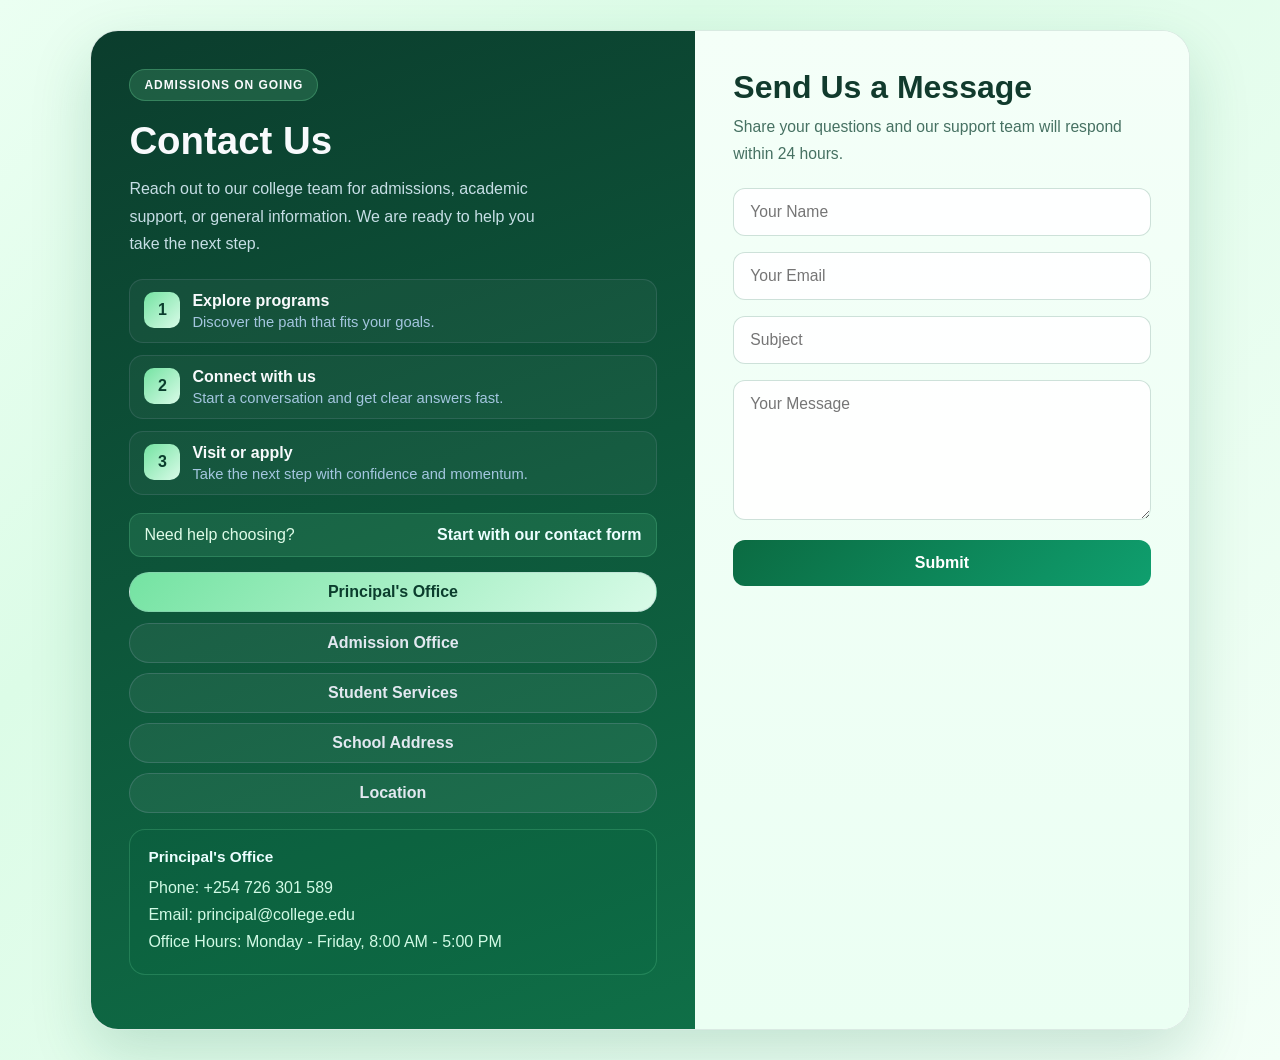
<file: index2.html>
<!DOCTYPE html>
<html lang="en">
<head>
  <meta charset="UTF-8" />
  <meta name="viewport" content="width=device-width, initial-scale=1.0" />
  <meta name="robots" content="index,follow" />
  <meta name="description" content="Contact Brighter Minds College and Brighter Minds Vocational for admissions, student support, and course information in Kenya." />
  <meta name="keywords" content="Brighter Minds, Brighter Minds College, Brighter Minds Vocational, BMTVc, contact Brighter Minds, admissions contact, vocational college contact" />
  <meta property="og:title" content="Contact Brighter Minds College | Brighter Minds Vocational" />
  <meta property="og:description" content="Reach Brighter Minds College and Brighter Minds Vocational for admissions and program support." />
  <title>Contact Brighter Minds College | Brighter Minds Vocational</title>
  <link rel="stylesheet" href="p2.css" />
</head>
<body>
  <div class="contact-wrapper">
    <div class="contact-grid">
      <section class="contact-info">
        <div class="contact-badge">Admissions On Going</div>
        <h2>Contact Us</h2>
        <p class="lead">Reach out to our college team for admissions, academic support, or general information. We are ready to help you take the next step.</p>

        <div class="reading-flow" aria-hidden="false">
          <div class="flow-step" data-step="1" data-aos="fade-up" data-aos-delay="50">
            <div class="step-badge">1</div>
            <div class="step-body">
              <strong>Explore programs</strong>
              <div class="muted animated-subtitle">Discover the path that fits your goals.</div>
            </div>
          </div>

          <div class="flow-step" data-step="2" data-aos="fade-up" data-aos-delay="120">
            <div class="step-badge">2</div>
            <div class="step-body">
              <strong>Connect with us</strong>
              <div class="muted animated-subtitle">Start a conversation and get clear answers fast.</div>
            </div>
          </div>

          <div class="flow-step" data-step="3" data-aos="fade-up" data-aos-delay="190">
            <div class="step-badge">3</div>
            <div class="step-body">
              <strong>Visit or apply</strong>
              <div class="muted animated-subtitle">Take the next step with confidence and momentum.</div>
            </div>
          </div>
        </div>

        <div class="contact-cta-strip">
          <span>Need help choosing?</span>
          <a href="#message-form">Start with our contact form</a>
        </div>

        <div class="tabs-wrap">
          <div class="tab-list" role="tablist" aria-label="College contact tabs">
            <button class="tab-button active" type="button" role="tab" aria-selected="true" data-tab="principal">Principal's Office</button>
            <button class="tab-button" type="button" role="tab" aria-selected="false" data-tab="admission">Admission Office</button>
            <button class="tab-button" type="button" role="tab" aria-selected="false" data-tab="services">Student Services</button>
            <button class="tab-button" type="button" role="tab" aria-selected="false" data-tab="address">School Address</button>
            <button class="tab-button" type="button" role="tab" aria-selected="false" data-tab="location">Location</button>
          </div>

          <div class="tab-panel active" id="principal">
            <div class="info-card">
              <strong>Principal's Office</strong>
              <p>Phone: +254 726 301 589</p>
              <p>Email: principal@college.edu</p>
              <p>Office Hours: Monday - Friday, 8:00 AM - 5:00 PM</p>
            </div>
          </div>

          <div class="tab-panel" id="admission">
            <div class="info-card">
              <strong>Admission Office</strong>
              <p>Phone: +254 726 301 589</p>
              <p>Email: brightermindsvocational@gmail.com</p>
              <p>Office Hours: Monday - Friday, 8:00 AM - 5:00 PM</p>
            </div>
          </div>

          <div class="tab-panel" id="services">
            <div class="info-card">
              <strong>Student Services</strong>
              <p>Phone: +254 726 301 589</p>
              <p>Email: brightermindsvocational@gmail.com</p>
              <p>Office Hours: Monday - Friday, 8:00 AM - 5:00 PM</p>
            </div>
          </div>

          <div class="tab-panel" id="address">
            <div class="info-card">
              <strong>School Address</strong>
              <p>0100 banana Road, Nairobi City</p>
            </div>
          </div>

          <div class="tab-panel" id="location">
            <div class="info-card">
              <strong>Location</strong>
              <a href="https://maps.app.goo.gl/v1A3qbgE9HRvT2Bj6" target="_blank">View on Google Maps</a>
            </div>
          </div>
        </div>
      </section>

      <section class="contact-form" id="message-form">
        <h3>Send Us a Message</h3>
        <p class="subtitle">Share your questions and our support team will respond within 24 hours.</p>

        <form>
          <div class="form-group">
            <input type="text" placeholder="Your Name" required />
          </div>

          <div class="form-group">
            <input type="email" placeholder="Your Email" required />
          </div>

          <div class="form-group">
            <input type="text" placeholder="Subject" required />
          </div>

          <div class="form-group">
            <textarea placeholder="Your Message" required></textarea>
          </div>

          <button type="submit">Submit</button>
        </form>
      </section>
    </div>
  </div>

  <script>
    const tabButtons = document.querySelectorAll('.tab-button');
    const tabPanels = document.querySelectorAll('.tab-panel');

    tabButtons.forEach((button) => {
      button.addEventListener('click', () => {
        const target = button.dataset.tab;

        tabButtons.forEach((btn) => {
          btn.classList.remove('active');
          btn.setAttribute('aria-selected', 'false');
        });

        tabPanels.forEach((panel) => {
          panel.classList.remove('active');
        });

        button.classList.add('active');
        button.setAttribute('aria-selected', 'true');
        const nextPanel = document.getElementById(target);
        nextPanel.classList.add('active');
        nextPanel.scrollIntoView({ behavior: 'smooth', block: 'nearest' });
      });
    });

    document.querySelectorAll('button').forEach((button) => {
      button.addEventListener('click', function (event) {
        if (button.querySelector('.ripple')) {
          button.querySelector('.ripple').remove();
        }

        const ripple = document.createElement('span');
        ripple.className = 'ripple';
        const rect = button.getBoundingClientRect();
        const size = Math.max(rect.width, rect.height) * 0.8;
        ripple.style.width = `${size}px`;
        ripple.style.height = `${size}px`;
        ripple.style.left = `${event.clientX - rect.left - size / 2}px`;
        ripple.style.top = `${event.clientY - rect.top - size / 2}px`;
        button.appendChild(ripple);
      });
    });
  </script>
</body>
</html>
</file>
<file: style1.css>
:root {
  --bg: #f4fbff;
  --surface: rgba(255, 255, 255, 0.82);
  --surface-alt: #e0f2fe;
  --primary: #0f766e;
  --primary-dark: #ecfeff;
  --accent: #22c55e;
  --secondary: #14b8a6;
  --text: #0f172a;
  --muted: #475569;
  --shadow: 0 22px 45px rgba(15, 118, 110, 0.18);
}

* {
  box-sizing: border-box;
}

html {
  scroll-behavior: smooth;
}

body {
  margin: 0;
  font-family: Arial, Helvetica, sans-serif;
  background: linear-gradient(135deg, #ecfeff 0%, #dffcf2 35%, #f0fdf4 100%);
  color: var(--text);
  overflow-x: hidden;
}

img {
  max-width: 100%;
  display: block;
}

button,
a {
  font: inherit;
}

.page-shell {
  width: min(100% - 40px, 1360px);
  margin: 0 auto;
  padding: 0 0 40px;
}

.topbar {
  display: flex;
  align-items: center;
  justify-content: space-between;
  gap: 16px;
  padding: 16px 20px;
  background: rgba(15, 23, 42, 0.88);
  border: 1px solid rgba(45, 212, 191, 0.22);
  backdrop-filter: blur(10px);
  box-shadow: 0 12px 30px rgba(15, 118, 110, 0.14);
  border-radius: 18px;
  position: sticky;
  top: 0;
  z-index: 50;
}

.brand {
  display: flex;
  align-items: center;
  gap: 12px;
  color: var(--primary-dark);
  text-decoration: none;
}

.brand strong {
  display: block;
  font-size: 1.1rem;
  color: #f8fafc;
}

.brand small {
  display: block;
  color: #dbeafe;
  text-decoration: none;
}

.brand strong {
  text-decoration: none;
}

.brand-mark {
  width: 48px;
  height: 48px;
  border-radius: 14px;
  display: grid;
  place-items: center;
  background: linear-gradient(135deg, var(--primary-dark) 0%, var(--secondary) 100%);
  color: #0f172a;
  font-weight: 700;
  box-shadow: 0 12px 24px rgba(20, 184, 166, 0.25);
}

.dropdown {
  position: relative;
  display: inline-block;
}

.menu-button {
  width: 52px;
  height: 52px;
  border: none;
  border-radius: 14px;
  background: linear-gradient(135deg, var(--primary-dark) 0%, var(--accent) 100%);
  color: #0f172a;
  font-size: 1.5rem;
  cursor: pointer;
  box-shadow: 0 12px 30px rgba(34, 197, 94, 0.2);
}

.dropdown-content {
  display: none;
  position: absolute;
  right: 0;
  top: calc(100% + 12px);
  min-width: 220px;
  padding: 10px;
  background: linear-gradient(180deg, rgba(15, 23, 42, 0.97) 0%, rgba(15, 23, 42, 0.97) 100%);
  border-radius: 16px;
  border: 1px solid rgba(45, 212, 191, 0.2);
  box-shadow: var(--shadow);
  z-index: 100;
}

.dropdown-content a {
  display: block;
  padding: 12px 14px;
  text-decoration: none;
  color: #ecfeff;
  border-radius: 10px;
}

.dropdown.open .dropdown-content,
.dropdown:hover .dropdown-content,
.dropdown:focus-within .dropdown-content {
  display: block;
}

.dropdown-content a:hover {
  background: linear-gradient(90deg, rgba(20, 184, 166, 0.18) 0%, rgba(34, 197, 94, 0.2) 100%);
  color: #f8fafc;
  box-shadow: inset 0 0 0 1px rgba(45, 212, 191, 0.18);
}

.hero {
  display: grid;
  grid-template-columns: 1fr;
  gap: clamp(28px, 4vw, 52px);
  align-items: center;
  padding: clamp(36px, 5vw, 72px) 0 24px;
}

.hero-text {
  order: 1;
  width: min(100%, 980px);
  margin: 0 auto;
  padding: 0 8px;
  text-align: center;
}

.eyebrow {
  margin: 0 0 12px;
  font-size: 0.82rem;
  letter-spacing: 0.18em;
  text-transform: uppercase;
  color: var(--primary);
  font-weight: 700;
}

.hero-text h1 {
  margin: 0;
  font-size: clamp(2.5rem, 4vw, 4.4rem);
  line-height: 1.05;
  color: #0f172a;
}

.lead {
  max-width: 620px;
  margin: 18px auto 0;
  font-size: 1.08rem;
  line-height: 1.8;
  color: var(--muted);
}

.cta-row {
  display: flex;
  align-items: center;
  justify-content: center;
  gap: 16px;
  margin-top: 28px;
  flex-wrap: wrap;
}

.primary-btn,
.secondary-btn {
  display: inline-flex;
  align-items: center;
  justify-content: center;
  padding: 14px 24px;
  border-radius: 999px;
  text-decoration: none;
  font-weight: 700;
  transition: transform 0.2s ease, box-shadow 0.2s ease;
}

.primary-btn {
  background: linear-gradient(135deg, var(--primary) 0%, var(--secondary) 100%);
  color: white;
  box-shadow: 0 16px 28px rgba(15, 118, 110, 0.24);
}

.secondary-btn {
  background: rgba(34, 197, 94, 0.14);
  color: var(--primary);
}

.primary-btn:hover,
.secondary-btn:hover {
  transform: translateY(-2px);
}

.mini-stats {
  list-style: none;
  padding: 0;
  margin: 28px 0 0;
  display: grid;
  grid-template-columns: repeat(3, minmax(120px, 1fr));
  gap: 18px;
}

.mini-stats li {
  padding: 18px 14px;
  background: rgba(255, 255, 255, 0.8);
  border-radius: 18px;
  box-shadow: 0 10px 22px rgba(15, 118, 110, 0.08);
  border: 1px solid rgba(45, 212, 191, 0.16);
}

.mini-stats strong {
  display: block;
  color: #0f172a;
  font-size: 1.6rem;
}

.mini-stats span {
  color: var(--muted);
  font-size: 0.8rem;
}

.hero-visual {
  position: relative;
  order: -1;
  width: min(100%, 1120px);
  margin: 0 auto;
  padding: 12px;
  border-radius: 26px;
  background: linear-gradient(135deg, rgba(15, 118, 110, 0.92), rgba(20, 184, 166, 0.88));
  border: 2px solid rgba(34, 197, 94, 0.55);
  box-shadow: 0 18px 38px rgba(15, 118, 110, 0.16);
  animation: heroFrameGlow 4s ease-in-out infinite;
}

.courses-shell {
  min-height: 100vh;
}

.courses-hero {
  display: grid;
  grid-template-columns: minmax(0, 1.4fr) minmax(280px, 0.6fr);
  gap: 28px;
  align-items: stretch;
  padding: clamp(48px, 7vw, 90px) 0 44px;
}

.courses-hero h1 {
  max-width: 760px;
  margin: 0;
  color: var(--text);
  font-size: clamp(2.8rem, 6vw, 5.8rem);
  line-height: 0.98;
  letter-spacing: -0.04em;
}

.courses-lead {
  max-width: 680px;
  margin: 22px 0 0;
  color: var(--muted);
  font-size: 1.12rem;
  line-height: 1.8;
}

.courses-cta {
  justify-content: flex-start;
  margin-top: 30px;
}

.courses-highlight {
  align-self: end;
  padding: 28px;
  color: #ecfeff;
  background: linear-gradient(145deg, #0f766e, #164e63);
  border: 1px solid rgba(45, 212, 191, 0.4);
  border-radius: 24px;
  box-shadow: 0 22px 42px rgba(15, 118, 110, 0.2);
}

.highlight-icon {
  display: grid;
  place-items: center;
  width: 52px;
  height: 52px;
  margin-bottom: 32px;
  border-radius: 15px;
  color: #0f172a;
  background: linear-gradient(135deg, #ccfbf1, #86efac);
  font-weight: 800;
}

.courses-highlight .eyebrow { color: #99f6e4; }

.courses-highlight h2 {
  margin: 0 0 12px;
  color: #f8fafc;
  font-size: clamp(1.6rem, 3vw, 2.3rem);
  line-height: 1.1;
}

.courses-highlight p:last-child {
  margin: 0;
  color: #ccfbf1;
  line-height: 1.7;
}

.course-directory {
  padding: 34px 0 70px;
}

.course-heading {
  max-width: 720px;
  margin-bottom: 28px;
}

.course-heading h2 {
  margin: 0;
  color: var(--text);
  font-size: clamp(2rem, 4vw, 3.4rem);
  line-height: 1.05;
}

.course-heading > p:last-child {
  margin: 14px 0 0;
  color: var(--muted);
  line-height: 1.7;
}

.course-grid {
  display: grid;
  grid-template-columns: repeat(3, minmax(0, 1fr));
  gap: 18px;
}

.course-card {
  position: relative;
  display: flex;
  min-height: 250px;
  flex-direction: column;
  padding: 24px;
  overflow: hidden;
  color: var(--text);
  text-decoration: none;
  background: rgba(255, 255, 255, 0.8);
  border: 1px solid rgba(15, 118, 110, 0.12);
  border-radius: 20px;
  box-shadow: 0 12px 28px rgba(15, 118, 110, 0.07);
  transition: transform 0.25s ease, box-shadow 0.25s ease, border-color 0.25s ease;
}

.course-card::after {
  position: absolute;
  right: -24px;
  bottom: -32px;
  width: 130px;
  height: 130px;
  content: "";
  border-radius: 50%;
  background: var(--card-accent, rgba(20, 184, 166, 0.12));
}

.course-card:hover {
  transform: translateY(-6px);
  border-color: var(--card-accent, rgba(20, 184, 166, 0.4));
  box-shadow: 0 22px 38px rgba(15, 118, 110, 0.14);
}

.course-number {
  position: relative;
  z-index: 1;
  color: var(--card-color, var(--primary));
  font-size: 0.8rem;
  font-weight: 800;
  letter-spacing: 0.14em;
}

.course-card h3 {
  position: relative;
  z-index: 1;
  margin: 38px 0 10px;
  color: var(--text);
  font-size: 1.45rem;
}

.course-card p {
  position: relative;
  z-index: 1;
  margin: 0;
  color: var(--muted);
  line-height: 1.65;
}

.course-link {
  position: relative;
  z-index: 1;
  display: inline-flex;
  gap: 8px;
  align-items: center;
  margin-top: auto;
  padding-top: 20px;
  color: var(--card-color, var(--primary));
  font-weight: 800;
}

.course-card--school { --card-color: #0f766e; --card-accent: rgba(20, 184, 166, 0.16); }
.course-card--ict { --card-color: #2563eb; --card-accent: rgba(96, 165, 250, 0.18); }
.course-card--barista { --card-color: #b45309; --card-accent: rgba(245, 158, 11, 0.18); }
.course-card--hospitality { --card-color: #d97706; --card-accent: rgba(251, 191, 36, 0.2); }
.course-card--care { --card-color: #0d9488; --card-accent: rgba(45, 212, 191, 0.18); }
.course-card--beauty { --card-color: #db2777; --card-accent: rgba(244, 114, 182, 0.18); }

@media (max-width: 820px) {
  .courses-hero { grid-template-columns: 1fr; }
  .courses-highlight { max-width: 560px; }
  .course-grid { grid-template-columns: repeat(2, minmax(0, 1fr)); }
}

@media (max-width: 560px) {
  .courses-hero { padding-top: 42px; }
  .courses-hero h1 { font-size: 2.8rem; }
  .courses-cta { align-items: stretch; flex-direction: column; }
  .courses-cta a { width: 100%; }
  .course-grid { grid-template-columns: 1fr; }
}

.hero-overlay {
  background: rgba(15, 23, 42, 0.64);
  backdrop-filter: blur(2px);
}

.hero-overlay .overlay-tag {
  background: rgba(45, 212, 191, 0.18);
  color: #ecfeff;
}

.hero-overlay h3,
.hero-overlay p {
  color: #f8fafc;
}

@media (max-width: 640px) {
  .page-shell { width: min(100% - 20px, 1360px); }
  .hero-text h1 { font-size: 2.2rem; }
  .mini-stats { grid-template-columns: 1fr; }
}

.hero-visual::before {
  content: "";
  position: absolute;
  inset: 14px;
  border: 2px solid rgba(255,255,255,0.9);
  border-radius: 20px;
  pointer-events: none;
}

.hero-overlay {
  position: absolute;
  left: 28px;
  top: 28px;
  z-index: 2;
  max-width: 72%;
  padding: 16px 18px 14px;
  border-radius: 18px;
  background: rgba(18, 78, 39, 0.82);
  border: 1px solid rgba(241, 255, 215, 0.5);
  backdrop-filter: blur(2px);
  box-shadow: 0 16px 28px rgba(0, 0, 0, 0.22);
  transform: rotate(-2deg);
  transform-origin: left top;
}

.overlay-tag {
  display: inline-block;
  margin-bottom: 8px;
  padding: 7px 10px;
  border-radius: 999px;
  font-size: 0.7rem;
  font-weight: 700;
  letter-spacing: 0.12em;
  text-transform: uppercase;
  background: rgba(83, 239, 126, 0.28);
  color: #f4fff5;
}

.hero-overlay h3 {
  margin: 0;
  color: #ffffff;
  font-size: clamp(1.3rem, 2vw, 2rem);
  line-height: 1.2;
  text-shadow: 0 2px 10px rgba(0, 0, 0, 0.45);
}

.hero-overlay p {
  margin: 8px 0 0;
  color: #f2f7f3;
  line-height: 1.5;
  font-size: 0.92rem;
  text-shadow: 0 2px 10px rgba(0, 0, 0, 0.45);
}

.hero-visual img {
  width: 100%;
  height: clamp(300px, 34vw, 440px);
  min-height: 0;
  object-fit: cover;
  object-position: center;
  border-radius: 20px;
  box-shadow: 0 14px 28px rgba(10, 38, 24, 0.14);
  filter: saturate(1.18) contrast(1.06) brightness(1.1);
  animation: heroReveal 0.9s ease-out both, heroFloat 5s 0.9s ease-in-out infinite;
}

.featured-gallery {
  width: 100vw;
  margin: 34px 0 0 calc(50% - 50vw);
  padding: 72px max(20px, calc((100vw - 1240px) / 2)) 54px;
  border-top: 1px solid rgba(105, 255, 154, 0.18);
  background: linear-gradient(180deg, rgba(5, 13, 7, 0.98), rgba(10, 31, 17, 0.96));
}

.image-grid {
  display: grid;
  grid-template-columns: repeat(3, minmax(0, 1fr));
  grid-auto-rows: 230px;
  gap: 24px;
  max-width: 1240px;
  margin: 0 auto;
}

.image-grid--wide .image-grid-item:nth-child(1),
.image-grid--wide .image-grid-item:nth-child(6) {
  grid-column: span 2;
}

.image-grid--wide .image-grid-item:nth-child(4),
.image-grid--wide .image-grid-item:nth-child(9) {
  grid-row: span 2;
}

.image-grid-item {
  position: relative;
  min-width: 0;
  margin: 0;
  overflow: hidden;
  border: 2px solid rgba(126, 231, 169, 0.58);
  border-radius: 18px;
  background: #132219;
  box-shadow: 0 14px 28px rgba(0, 0, 0, 0.2), 0 0 0 4px rgba(215, 245, 42, 0.06);
}

.image-grid-item--featured {
  grid-column: auto;
  grid-row: auto;
}

.image-grid-item img {
  width: 100%;
  height: 100%;
  object-fit: cover;
  filter: saturate(1.16) contrast(1.05) brightness(1.1);
  opacity: 0;
  transform: translateY(18px) scale(1.02);
  animation: imageFadeUp 0.8s ease forwards;
  transition: transform 0.45s ease, filter 0.45s ease;
}

.image-grid-item:nth-child(2) img { animation-delay: 0.12s; }
.image-grid-item:nth-child(3) img { animation-delay: 0.2s; }
.image-grid-item:nth-child(4) img { animation-delay: 0.28s; }
.image-grid-item:nth-child(5) img { animation-delay: 0.36s; }

.image-grid-item::after {
  content: "";
  position: absolute;
  inset: 35% 0 0;
  background: linear-gradient(transparent, rgba(2, 12, 5, 0.88));
  pointer-events: none;
}

.image-grid-item:hover img {
  transform: scale(1.06);
  filter: saturate(1.28) contrast(1.08) brightness(1.18);
}

.image-grid-item figcaption {
  position: absolute;
  right: 16px;
  bottom: 14px;
  left: 16px;
  z-index: 1;
  color: #efff91;
  font-size: 0.92rem;
  font-weight: 700;
  letter-spacing: 0.02em;
  text-shadow: 0 1px 7px rgba(0, 0, 0, 0.9);
}

.image-grid-item figcaption span {
  display: block;
  margin-top: 4px;
  color: #e4ffe9;
  font-size: 0.76rem;
  font-weight: 400;
  line-height: 1.35;
}

.closing-gallery {
  margin-top: 34px;
  padding: 54px 0 16px;
  border-top: 1px solid rgba(105, 255, 154, 0.18);
}

.closing-gallery-grid {
  display: grid;
  grid-template-columns: repeat(3, minmax(0, 1fr));
  gap: 24px;
}

.closing-gallery-grid .image-grid-item {
  height: 260px;
}

@keyframes heroFloat {
  0%, 100% {
    transform: translateY(0px);
  }
  50% {
    transform: translateY(-8px);
  }
}

@keyframes heroReveal {
  from {
    opacity: 0;
    filter: saturate(1.18) contrast(1.06) brightness(0.8);
  }
  to {
    opacity: 1;
    filter: saturate(1.18) contrast(1.06) brightness(1.1);
  }
}

@keyframes heroFrameGlow {
  0%, 100% {
    box-shadow: 0 18px 38px rgba(14, 127, 61, 0.18), 0 0 0 rgba(215, 245, 42, 0);
  }
  50% {
    box-shadow: 0 22px 44px rgba(14, 127, 61, 0.3), 0 0 24px rgba(215, 245, 42, 0.2);
  }
}

.gallery-section {
  padding: 28px 0 10px;
  background: linear-gradient(180deg, rgba(7, 10, 8, 0.96) 0%, rgba(14, 28, 17, 0.96) 100%);
}

.section-heading {
  margin-bottom: 18px;
  text-align: center;
}

.section-heading h2 {
  margin: 0;
  font-size: clamp(1.8rem, 3vw, 3rem);
  color: #f5fff8;
}

.marquee {
  overflow: hidden;
  position: relative;
  border-radius: 24px;
  background: rgba(15, 24, 17, 0.96);
  border: 1px solid rgba(105, 255, 154, 0.18);
  box-shadow: 0 20px 40px rgba(0, 0, 0, 0.25);
  padding: 18px 0;
}

.marquee-track {
  display: flex;
  align-items: center;
  gap: 18px;
  width: max-content;
  animation: scroll-right-left 26s linear infinite;
}

.marquee-track img {
  width: 300px;
  height: 210px;
  object-fit: cover;
  border-radius: 18px;
  flex-shrink: 0;
  border: 2px solid rgba(126, 231, 169, 0.62);
  filter: saturate(1.16) contrast(1.05) brightness(1.1);
  box-shadow: 0 12px 25px rgba(0, 0, 0, 0.1), 0 0 18px rgba(57, 217, 106, 0.16);
  animation: imageFloat 6s ease-in-out infinite alternate;
}

@keyframes imageFloat {
  0% {
    transform: translateY(0px) scale(1);
  }
  100% {
    transform: translateY(-6px) scale(1.02);
  }
}

@keyframes scroll-right-left {
  from {
    transform: translateX(0);
  }
  to {
    transform: translateX(-50%);
  }
}

@keyframes imageFadeUp {
  0% {
    opacity: 0;
    transform: translateY(18px) scale(1.02);
  }
  100% {
    opacity: 1;
    transform: translateY(0) scale(1);
  }
}

.motto-banner {
  margin: 30px 0;
  background: linear-gradient(135deg, #0c7d39 0%, #3de27e 100%);
  color: white;
  padding: 20px 18px;
  border-radius: 18px;
  text-align: center;
  box-shadow: 0 18px 32px rgba(29, 95, 59, 0.28);
}

.motto-banner p {
  margin: 0;
  font-size: clamp(1.2rem, 2vw, 2rem);
}

.admission,
.directions {
  margin-top: 24px;
  border-radius: 24px;
  padding: 32px 28px;
  background: linear-gradient(135deg, rgba(12, 12, 12, 0.96) 0%, rgba(18, 61, 32, 0.96) 45%, rgba(15, 30, 20, 0.96) 100%);
  box-shadow: 0 18px 32px rgba(0, 0, 0, 0.42);
  border: 1px solid rgba(113, 255, 172, 0.18);
}

.admission {
  text-align: center;
  background:
    radial-gradient(circle at top, rgba(105, 255, 154, 0.14), transparent 38%),
    linear-gradient(135deg, rgba(8, 8, 8, 0.98) 0%, rgba(15, 56, 35, 0.96) 48%, rgba(10, 22, 15, 0.98) 100%);
}

.accent {
  color: #d5f759;
}

.admission h2 {
  margin: 0;
  color: #f4fff5;
  font-size: clamp(2rem, 3vw, 3rem);
}

.admission p {
  max-width: 760px;
  margin: 18px auto 0;
  line-height: 1.8;
  color: rgba(255, 255, 255, 0.8);
  font-size: 1.08rem;
}

.admission .primary-btn {
  margin-top: 22px;
}

.directions h3 {
  margin: 0 0 14px;
  font-size: clamp(1.8rem, 2vw, 2.5rem);
  color: #f5fff8;
}

.directions p,
.directions li {
  color: #dfece3;
  line-height: 1.8;
  font-size: 1.04rem;
}

.directions ul {
  margin: 18px 0 0;
  padding-left: 20px;
}

.site-footer {
  background: linear-gradient(180deg, #0b532f 0%, #0b3d24 100%);
  color: rgba(255, 255, 255, 0.92);
  text-align: center;
  padding: 18px 20px;
  border-radius: 18px 18px 0 0;
  margin-top: 32px;
}

.site-footer p {
  margin: 0;
}

@media (max-width: 860px) {
  .hero {
    grid-template-columns: 1fr;
    padding-top: 28px;
  }

  .hero-visual img {
    height: clamp(250px, 42vw, 340px);
  }

  .image-grid {
    grid-template-columns: repeat(2, minmax(0, 1fr));
    gap: 18px;
  }

  .image-grid--wide .image-grid-item:nth-child(1),
  .image-grid--wide .image-grid-item:nth-child(6) {
    grid-column: auto;
  }

  .image-grid--wide .image-grid-item:nth-child(4),
  .image-grid--wide .image-grid-item:nth-child(9) {
    grid-row: auto;
  }

  .closing-gallery-grid {
    grid-template-columns: repeat(2, minmax(0, 1fr));
  }
}

@media (max-width: 560px) {
  .page-shell {
    width: min(100% - 24px, 520px);
  }

  .topbar {
    padding: 12px 14px;
  }

  .featured-gallery {
    padding-top: 48px;
    padding-right: 12px;
    padding-left: 12px;
  }

  .image-grid {
    grid-template-columns: 1fr;
    grid-auto-rows: 230px;
    gap: 18px;
  }

  .image-grid-item--featured {
    grid-column: auto;
    grid-row: auto;
  }

  .closing-gallery-grid {
    grid-template-columns: 1fr;
    gap: 18px;
  }

  .closing-gallery-grid .image-grid-item {
    height: 230px;
  }

  .brand strong {
    font-size: 0.95rem;
  }

  .mini-stats {
    grid-template-columns: 1fr;
  }

  .marquee-track img {
    width: 240px;
    height: 170px;
  }

  .hero-visual img {
    height: 240px;
  }

  .admission,
  .directions {
    padding: 22px 16px;
  }
}
</file>
<file: about.css>
:root {
  --bg-1: #e0f2fe;
  --bg-2: #ecfeff;
  --panel: rgba(255, 255, 255, 0.86);
  --primary: #0f766e;
  --primary-soft: #2dd4bf;
  --accent: #14532d;
  --text: #12332f;
  --muted: #49615d;
  --line: rgba(15, 118, 110, 0.18);
  --shadow: rgba(15, 118, 110, 0.1);
}

* { box-sizing: border-box; }

body {
  margin: 0;
  font-family: Arial, sans-serif;
  background: linear-gradient(135deg, #ecfeff 0%, #dffcf2 35%, #f0fdf4 100%);
  color: var(--text);
}

header {
  background: linear-gradient(135deg, var(--primary) 0%, var(--primary-soft) 100%);
  color: white;
  text-align: center;
  padding: 42px 20px 30px;
  box-shadow: 0 18px 35px rgba(15, 118, 110, 0.15);
}

header h1 {
  margin: 0 0 10px;
  font-size: clamp(2.1rem, 4vw, 3.5rem);
}

header p {
  margin: 0;
  font-size: 1.05rem;
  opacity: 0.95;
}

.container {
  display: flex;
  justify-content: center;
  gap: 30px;
  padding: 50px 24px 30px;
  flex-wrap: wrap;
}

.box {
  background: var(--panel);
  padding: 28px 24px;
  width: min(100%, 360px);
  border-radius: 18px;
  border: 1px solid var(--line);
  box-shadow: 0 18px 35px var(--shadow);
  transition: transform 0.2s ease, box-shadow 0.2s ease;
}

.box:hover,
.value:hover {
  transform: translateY(-6px);
  box-shadow: 0 24px 46px rgba(15, 118, 110, 0.14);
}

.box h2 {
  margin: 0 0 14px;
  color: var(--accent);
  font-size: 1.8rem;
}

.box p,
.value p {
  margin: 0;
  line-height: 1.8;
  color: var(--muted);
}

.values {
  text-align: center;
  padding: 20px 24px 60px;
}

.values h1 {
  margin: 0 0 30px;
  font-size: clamp(1.8rem, 3vw, 2.6rem);
  color: var(--accent);
}

.values-container {
  display: flex;
  justify-content: center;
  gap: 28px;
  flex-wrap: wrap;
  max-width: 1200px;
  margin: 0 auto;
}

.value {
  background: var(--panel);
  border-radius: 16px;
  box-shadow: 0 18px 30px var(--shadow);
  border: 1px solid var(--line);
  padding: 26px 22px;
  width: min(100%, 300px);
  transition: transform 0.2s ease, box-shadow 0.2s ease;
}

.value h3 {
  margin: 0 0 12px;
  color: var(--accent);
  font-size: 1.4rem;
}

footer {
  text-align: center;
  background: #0f172a;
  color: #f8fafc;
  padding: 18px 16px;
  font-size: 0.96rem;
}

.dropdown {
  position: fixed;
  top: 18px;
  left: 18px;
  z-index: 10;
}

.dropdown button {
  width: 52px;
  height: 52px;
  border: 0;
  border-radius: 14px;
  background: linear-gradient(135deg, var(--primary) 0%, var(--primary-soft) 100%);
  color: white;
  font-size: 22px;
  cursor: pointer;
  box-shadow: 0 12px 24px rgba(15, 118, 110, 0.18);
}

.dropdown-content {
  display: none;
  position: absolute;
  top: 62px;
  left: 0;
  min-width: 200px;
  background: rgba(255, 255, 255, 0.97);
  border: 1px solid rgba(15, 118, 110, 0.14);
  box-shadow: 0 18px 34px rgba(15, 118, 110, 0.12);
  border-radius: 14px;
  padding: 10px;
}

.dropdown-content a {
  display: block;
  padding: 10px 12px;
  color: var(--text);
  text-decoration: none;
  border-radius: 10px;
  font-weight: 600;
}

.dropdown-content a:hover {
  background: rgba(45, 212, 191, 0.08);
}

.dropdown:hover .dropdown-content {
  display: block;
}

img.bright {
  display: block;
  width: min(100%, 1100px);
  margin: 0 auto;
  padding: 0 24px 20px;
  border-radius: 22px;
}

@media (max-width: 640px) {
  .dropdown { top: 12px; left: 12px; }
  .dropdown button { width: 46px; height: 46px; }
  .container, .values-container { padding-left: 14px; padding-right: 14px; }
  .box, .value { width: 100%; }
}
</file>
<file: style x.css>
:root {
  --bg-1: #f8fbff;
  --bg-2: #e0f2fe;
  --panel: rgba(255, 255, 255, 0.82);
  --panel-strong: #f8fbff;
  --primary: #2563eb;
  --primary-soft: #60a5fa;
  --accent: #0f172a;
  --accent-2: #1d4ed8;
  --text: #16263f;
  --muted: #415670;
  --line: rgba(37, 99, 235, 0.18);
  --shadow: rgba(37, 99, 235, 0.08);
}

.barista-page {
  --bg-1: #fff7ed;
  --bg-2: #fde68a;
  --primary: #b45309;
  --primary-soft: #f59e0b;
  --accent: #451a03;
  --accent-2: #78350f;
  --text: #3b2a1e;
  --muted: #624f42;
  --line: rgba(180, 83, 9, 0.2);
  --shadow: rgba(180, 83, 9, 0.08);
}

.ict-page {
  --bg-1: #eff6ff;
  --bg-2: #dbeafe;
  --primary: #2563eb;
  --primary-soft: #60a5fa;
  --accent: #0f172a;
  --accent-2: #1d4ed8;
  --text: #172554;
  --muted: #4b5c7a;
  --line: rgba(37, 99, 235, 0.18);
  --shadow: rgba(37, 99, 235, 0.08);
}

* { box-sizing: border-box; }

body {
  margin: 0;
  min-height: 100vh;
  color: var(--text);
  font-family: Inter, Arial, sans-serif;
  background: linear-gradient(135deg, var(--bg-1) 0%, var(--bg-2) 48%, rgba(255,255,255,0.7) 100%);
}

.menu-button {
  position: fixed;
  top: 20px;
  left: 20px;
  z-index: 20;
  padding: 12px 18px;
  border: 0;
  border-radius: 999px;
  background: linear-gradient(135deg, var(--primary) 0%, var(--primary-soft) 100%);
  color: #fff;
  font-weight: 700;
  box-shadow: 0 12px 28px rgba(37, 99, 235, 0.2);
  cursor: pointer;
  transition: transform 0.2s ease, box-shadow 0.2s ease;
}

.menu-button:hover {
  transform: translateY(-2px);
  box-shadow: 0 16px 34px rgba(37, 99, 235, 0.26);
}

.menu-dropdown {
  position: fixed;
  top: 74px;
  left: 20px;
  z-index: 15;
  display: none;
  min-width: 220px;
  padding: 14px 12px;
  border-radius: 18px;
  background: rgba(255, 255, 255, 0.96);
  border: 1px solid var(--line);
  box-shadow: 0 20px 40px rgba(15, 23, 42, 0.12);
}

.menu-dropdown ol {
  margin: 0;
  padding-left: 18px;
}

.menu-dropdown li + li { margin-top: 8px; }

.menu-dropdown a {
  display: block;
  color: var(--text);
  text-decoration: none;
  font-weight: 600;
  padding: 10px 12px;
  border-radius: 10px;
  transition: background 0.2s ease, color 0.2s ease, transform 0.2s ease;
}

.menu-dropdown a:hover {
  background: rgba(37, 99, 235, 0.08);
  color: var(--accent-2);
  transform: translateX(2px);
}

.course-page {
  padding: 40px 20px;
  box-sizing: border-box;
}

.page-content {
  width: min(92%, 980px);
  margin: 0 auto;
  padding: 30px;
  background: rgba(255, 255, 255, 0.78);
  border: 1px solid rgba(255, 255, 255, 0.8);
  border-radius: 32px;
  box-shadow: 0 24px 60px var(--shadow);
}

.hero-section,
.info-section,
.benefits-section {
  margin-bottom: 28px;
  padding: 28px 24px;
  background: linear-gradient(145deg, rgba(255, 255, 255, 0.96), rgba(239, 246, 255, 0.74));
  border: 1px solid var(--line);
  border-radius: 22px;
  box-shadow: 0 18px 35px rgba(15, 23, 42, 0.04);
  transition: transform 0.25s ease, box-shadow 0.25s ease, border-color 0.25s ease;
}

.hero-section:hover,
.info-section:hover,
.benefits-section:hover {
  transform: translateY(-3px);
  box-shadow: 0 22px 38px rgba(37, 99, 235, 0.1);
  border-color: rgba(37, 99, 235, 0.24);
}

.hero-section h1,
.info-section h2,
.benefits-section h2 {
  margin: 0 0 16px;
  font-size: clamp(2rem, 3vw, 2.8rem);
  line-height: 1.2;
  color: var(--accent);
  padding-bottom: 10px;
  border-bottom: 2px solid rgba(37, 99, 235, 0.12);
}

.hero-section p,
.info-section p,
.benefits-section p,
.info-section li,
.benefits-section li {
  color: var(--muted);
  line-height: 1.8;
  font-size: 1.05rem;
}

.info-section ul,
.benefits-section ul,
.benefits-section ol {
  margin: 18px 0 0;
  padding-left: 18px;
}

.info-section li,
.benefits-section li {
  margin-bottom: 12px;
}

.info-section li::marker,
.benefits-section li::marker {
  color: var(--primary);
}

strong {
  color: var(--accent);
}

.course-item,
.info-section li,
.benefits-section li {
  transition: transform 0.2s ease, color 0.2s ease;
}

.course-item:hover,
.info-section li:hover,
.benefits-section li:hover {
  transform: translateX(4px);
  color: var(--primary);
}

@media (max-width: 640px) {
  .page-content { padding: 20px 16px; }
  .hero-section, .info-section, .benefits-section { padding: 22px 18px; }
  .menu-button { left: 12px; top: 12px; }
  .menu-dropdown { left: 12px; top: 60px; }
}
</file>
<file: page-transition.css>
.page-transition-overlay {
  position: fixed;
  inset: 0;
  z-index: 9999;
  pointer-events: none;
  background: linear-gradient(135deg, #11131a 0%, #232838 50%, #0f1117 100%);
  opacity: 0;
  visibility: hidden;
  transform: translateY(100%);
  transition: opacity 0.25s ease, visibility 0s linear 0.25s, transform 0.5s cubic-bezier(0.22, 1, 0.36, 1);
}

.menu-button {
  display: inline-flex;
  align-items: center;
  justify-content: center;
  border: 0;
  font: inherit;
}

.menu-button.active {
  background: rgba(255, 255, 255, 0.24);
}

.menu-dropdown {
  display: none;
  position: fixed;
  top: 70px;
  left: 20px;
  z-index: 1000;
  min-width: 220px;
  padding: 12px 14px;
  border-radius: 16px;
  background: rgba(17, 20, 28, 0.96);
  border: 1px solid rgba(255, 255, 255, 0.12);
  box-shadow: 0 16px 36px rgba(0, 0, 0, 0.28);
}

.menu-dropdown ol {
  margin: 0;
  padding-left: 20px;
}

.menu-dropdown li + li {
  margin-top: 8px;
}

.menu-dropdown a {
  display: block;
  color: #f2f4ff;
  text-decoration: none;
  font-weight: 600;
  padding: 8px 6px;
  border-radius: 10px;
  transition: background 0.2s ease, color 0.2s ease;
}

.menu-dropdown a:hover {
  background: rgba(126, 231, 169, 0.16);
  color: #7ee7a9;
}

.menu-dropdown.is-open {
  display: block;
}

body.page-transition-active {
  overflow: hidden;
}

body.page-transition-active .page-transition-overlay {
  opacity: 0.98;
  visibility: visible;
  transform: translateY(0);
  transition: opacity 0.25s ease, visibility 0s linear 0s, transform 0.5s cubic-bezier(0.22, 1, 0.36, 1);
}

body.page-transition-active .button-container,
body.page-transition-active .page-content {
  opacity: 0.9;
  transform: scale(0.98);
  transition: opacity 0.35s ease, transform 0.35s ease;
}
</file>
<file: style ty.css>
:root {
  --bg-1: #fff1f2;
  --bg-2: #fdf2f8;
  --panel: rgba(255, 255, 255, 0.82);
  --panel-strong: #fff7fb;
  --primary: #ec4899;
  --primary-soft: #f9a8d4;
  --accent: #9d174d;
  --accent-2: #831843;
  --text: #4c1d39;
  --muted: #6b4a5d;
  --line: rgba(236, 72, 153, 0.18);
  --shadow: rgba(190, 24, 93, 0.1);
}

* { box-sizing: border-box; }

body {
  margin: 0;
  min-height: 100vh;
  color: var(--text);
  font-family: Inter, Arial, sans-serif;
  background: linear-gradient(135deg, #fff7fb 0%, #fdf2f8 36%, #fdf4ff 100%);
}

.menu-button {
  position: fixed;
  top: 20px;
  left: 20px;
  z-index: 20;
  padding: 12px 18px;
  border: 0;
  border-radius: 999px;
  background: linear-gradient(135deg, var(--primary) 0%, var(--primary-soft) 100%);
  color: #fff;
  font-weight: 700;
  box-shadow: 0 12px 28px rgba(236, 72, 153, 0.28);
  cursor: pointer;
  transition: transform 0.2s ease, box-shadow 0.2s ease;
}

.menu-button:hover {
  transform: translateY(-2px);
  box-shadow: 0 16px 34px rgba(236, 72, 153, 0.32);
}

.menu-dropdown {
  position: fixed;
  top: 74px;
  left: 20px;
  z-index: 15;
  display: none;
  min-width: 220px;
  padding: 14px 12px;
  border-radius: 18px;
  background: rgba(255, 255, 255, 0.96);
  border: 1px solid var(--line);
  box-shadow: 0 20px 40px rgba(136, 19, 55, 0.12);
}

.menu-dropdown ol {
  margin: 0;
  padding-left: 18px;
}

.menu-dropdown li + li { margin-top: 8px; }

.menu-dropdown a {
  display: block;
  color: var(--text);
  text-decoration: none;
  font-weight: 600;
  padding: 10px 12px;
  border-radius: 10px;
  transition: background 0.2s ease, color 0.2s ease, transform 0.2s ease;
}

.menu-dropdown a:hover {
  background: rgba(236, 72, 153, 0.08);
  color: var(--accent-2);
  transform: translateX(2px);
}

.course-page {
  padding: 40px 20px;
  box-sizing: border-box;
}

.page-content {
  width: min(92%, 980px);
  margin: 0 auto;
  padding: 30px;
  background: rgba(255, 255, 255, 0.8);
  border: 1px solid rgba(255, 255, 255, 0.8);
  border-radius: 32px;
  box-shadow: 0 24px 60px rgba(236, 72, 153, 0.08);
}

.hero-section,
.info-section,
.benefits-section {
  margin-bottom: 28px;
  padding: 28px 24px;
  background: linear-gradient(145deg, rgba(255, 255, 255, 0.96), rgba(253, 242, 248, 0.9));
  border: 1px solid var(--line);
  border-radius: 22px;
  box-shadow: 0 18px 35px rgba(190, 24, 93, 0.05);
  transition: transform 0.25s ease, box-shadow 0.25s ease, border-color 0.25s ease;
}

.hero-section:hover,
.info-section:hover,
.benefits-section:hover {
  transform: translateY(-3px);
  box-shadow: 0 22px 38px rgba(236, 72, 153, 0.1);
  border-color: rgba(236, 72, 153, 0.28);
}

.hero-section h1,
.info-section h2,
.benefits-section h2 {
  margin: 0 0 16px;
  font-size: clamp(2rem, 3vw, 2.8rem);
  line-height: 1.2;
  color: var(--accent);
  padding-bottom: 10px;
  border-bottom: 2px solid rgba(236, 72, 153, 0.14);
}

.hero-section p,
.info-section p,
.benefits-section p,
.info-section li,
.benefits-section li {
  color: var(--muted);
  line-height: 1.8;
  font-size: 1.05rem;
}

.info-section ul,
.benefits-section ul,
.benefits-section ol {
  margin: 18px 0 0;
  padding-left: 18px;
}

.info-section li,
.benefits-section li {
  margin-bottom: 12px;
}

.info-section li::marker,
.benefits-section li::marker {
  color: var(--primary);
}

strong {
  color: var(--accent);
}

.course-item,
.info-section li,
.benefits-section li {
  transition: transform 0.2s ease, color 0.2s ease;
}

.course-item:hover,
.info-section li:hover,
.benefits-section li:hover {
  transform: translateX(4px);
  color: var(--primary);
}

@media (max-width: 640px) {
  .page-content { padding: 20px 16px; }
  .hero-section, .info-section, .benefits-section { padding: 22px 18px; }
  .menu-button { left: 12px; top: 12px; }
  .menu-dropdown { left: 12px; top: 60px; }
}
</file>
<file: style bm.css>
:root {
  --bg-1: #ecfdf5;
  --bg-2: #d1fae5;
  --panel: rgba(255, 255, 255, 0.82);
  --panel-strong: #f0fdf4;
  --primary: #22c55e;
  --primary-soft: #4ade80;
  --accent: #166534;
  --accent-2: #14532d;
  --text: #153b2d;
  --muted: #425d57;
  --line: rgba(34, 197, 94, 0.18);
  --shadow: rgba(34, 197, 94, 0.1);
}

* { box-sizing: border-box; }

body {
  margin: 0;
  min-height: 100vh;
  color: var(--text);
  font-family: Inter, Arial, sans-serif;
  background: linear-gradient(135deg, #ecfdf5 0%, #d1fae5 45%, #cff7d6 100%);
}

.menu-button {
  position: fixed;
  top: 20px;
  left: 20px;
  z-index: 20;
  padding: 12px 18px;
  border: 0;
  border-radius: 999px;
  background: linear-gradient(135deg, var(--primary) 0%, var(--primary-soft) 100%);
  color: #fff;
  font-weight: 700;
  box-shadow: 0 12px 28px rgba(34, 197, 94, 0.28);
  cursor: pointer;
  transition: transform 0.2s ease, box-shadow 0.2s ease;
}

.menu-button:hover {
  transform: translateY(-2px);
  box-shadow: 0 16px 34px rgba(34, 197, 94, 0.3);
}

.menu-dropdown {
  position: fixed;
  top: 74px;
  left: 20px;
  z-index: 15;
  display: none;
  min-width: 220px;
  padding: 14px 12px;
  border-radius: 18px;
  background: rgba(255, 255, 255, 0.96);
  border: 1px solid var(--line);
  box-shadow: 0 20px 40px rgba(20, 83, 45, 0.12);
}

.menu-dropdown ol {
  margin: 0;
  padding-left: 18px;
}

.menu-dropdown li + li { margin-top: 8px; }

.menu-dropdown a {
  display: block;
  color: var(--text);
  text-decoration: none;
  font-weight: 600;
  padding: 10px 12px;
  border-radius: 10px;
  transition: background 0.2s ease, color 0.2s ease, transform 0.2s ease;
}

.menu-dropdown a:hover {
  background: rgba(34, 197, 94, 0.1);
  color: var(--accent);
  transform: translateX(2px);
}

.course-page {
  padding: 40px 20px;
  box-sizing: border-box;
}

.page-content {
  width: min(92%, 980px);
  margin: 0 auto;
  padding: 30px;
  background: rgba(255, 255, 255, 0.78);
  border: 1px solid rgba(255, 255, 255, 0.8);
  border-radius: 32px;
  box-shadow: 0 24px 60px rgba(34, 197, 94, 0.08);
}

.hero-section,
.info-section,
.benefits-section {
  margin-bottom: 28px;
  padding: 28px 24px;
  background: linear-gradient(145deg, rgba(255, 255, 255, 0.96), rgba(236, 253, 245, 0.84));
  border: 1px solid var(--line);
  border-radius: 22px;
  box-shadow: 0 18px 35px rgba(34, 197, 94, 0.05);
  transition: transform 0.25s ease, box-shadow 0.25s ease, border-color 0.25s ease;
}

.hero-section:hover,
.info-section:hover,
.benefits-section:hover {
  transform: translateY(-3px);
  box-shadow: 0 22px 38px rgba(34, 197, 94, 0.12);
  border-color: rgba(34, 197, 94, 0.34);
}

.hero-section h1,
.info-section h2,
.benefits-section h2 {
  margin: 0 0 16px;
  font-size: clamp(2rem, 3vw, 2.8rem);
  line-height: 1.2;
  color: var(--accent);
  padding-bottom: 10px;
  border-bottom: 2px solid rgba(34, 197, 94, 0.18);
}

.hero-section p,
.info-section p,
.benefits-section p,
.info-section li,
.benefits-section li {
  color: var(--muted);
  line-height: 1.8;
  font-size: 1.05rem;
}

.info-section ul,
.benefits-section ul,
.benefits-section ol {
  margin: 18px 0 0;
  padding-left: 18px;
}

.info-section li,
.benefits-section li {
  margin-bottom: 12px;
}

.info-section li::marker,
.benefits-section li::marker {
  color: var(--primary);
}

strong {
  color: var(--accent);
}

.course-item,
.info-section li,
.benefits-section li {
  transition: transform 0.2s ease, color 0.2s ease;
}

.course-item:hover,
.info-section li:hover,
.benefits-section li:hover {
  transform: translateX(4px);
  color: var(--primary);
}

@media (max-width: 640px) {
  .page-content { padding: 20px 16px; }
  .hero-section, .info-section, .benefits-section { padding: 22px 18px; }
  .menu-button { left: 12px; top: 12px; }
  .menu-dropdown { left: 12px; top: 60px; }
}

strong {
  color: #7ee7a9;
  font-weight: 700;
}
</file>
<file: style c.css>
:root {
  --bg-1: #ecfdf5;
  --bg-2: #d1fae5;
  --panel: rgba(255, 255, 255, 0.82);
  --panel-strong: #f0fdf4;
  --primary: #14b8a6;
  --primary-soft: #2dd4bf;
  --accent: #0f766e;
  --accent-2: #134e4a;
  --text: #17312f;
  --muted: #48615f;
  --line: rgba(20, 184, 166, 0.18);
  --shadow: rgba(15, 118, 110, 0.1);
}

* { box-sizing: border-box; }

body {
  margin: 0;
  min-height: 100vh;
  color: var(--text);
  font-family: Inter, Arial, sans-serif;
  background: linear-gradient(135deg, #ecfdf5 0%, #dffcf2 45%, #d5f5ef 100%);
}

.menu-button {
  position: fixed;
  top: 20px;
  left: 20px;
  z-index: 20;
  padding: 12px 18px;
  border: 0;
  border-radius: 999px;
  background: linear-gradient(135deg, var(--primary) 0%, var(--primary-soft) 100%);
  color: #fff;
  font-weight: 700;
  box-shadow: 0 12px 28px rgba(20, 184, 166, 0.28);
  cursor: pointer;
  transition: transform 0.2s ease, box-shadow 0.2s ease;
}

.menu-button:hover {
  transform: translateY(-2px);
  box-shadow: 0 16px 34px rgba(20, 184, 166, 0.3);
}

.menu-dropdown {
  position: fixed;
  top: 74px;
  left: 20px;
  z-index: 15;
  display: none;
  min-width: 220px;
  padding: 14px 12px;
  border-radius: 18px;
  background: rgba(255, 255, 255, 0.96);
  border: 1px solid var(--line);
  box-shadow: 0 20px 40px rgba(17, 94, 89, 0.12);
}

.menu-dropdown ol {
  margin: 0;
  padding-left: 18px;
}

.menu-dropdown li + li { margin-top: 8px; }

.menu-dropdown a {
  display: block;
  color: var(--text);
  text-decoration: none;
  font-weight: 600;
  padding: 10px 12px;
  border-radius: 10px;
  transition: background 0.2s ease, color 0.2s ease, transform 0.2s ease;
}

.menu-dropdown a:hover {
  background: rgba(45, 212, 191, 0.1);
  color: var(--accent);
  transform: translateX(2px);
}

.course-page {
  padding: 40px 20px;
  box-sizing: border-box;
}

.page-content {
  width: min(92%, 980px);
  margin: 0 auto;
  padding: 30px;
  background: rgba(255, 255, 255, 0.72);
  border: 1px solid rgba(255, 255, 255, 0.8);
  border-radius: 32px;
  box-shadow: 0 24px 60px rgba(15, 118, 110, 0.08);
}

.hero-section,
.info-section,
.benefits-section {
  margin-bottom: 28px;
  padding: 28px 24px;
  background: linear-gradient(145deg, rgba(255, 255, 255, 0.94), rgba(229, 250, 244, 0.86));
  border: 1px solid var(--line);
  border-radius: 22px;
  box-shadow: 0 18px 35px rgba(15, 118, 110, 0.06);
  transition: transform 0.25s ease, box-shadow 0.25s ease, border-color 0.25s ease;
}

.hero-section:hover,
.info-section:hover,
.benefits-section:hover {
  transform: translateY(-3px);
  box-shadow: 0 22px 38px rgba(20, 184, 166, 0.12);
  border-color: rgba(20, 184, 166, 0.3);
}

.hero-section h1,
.info-section h2,
.benefits-section h2 {
  margin: 0 0 16px;
  font-size: clamp(2rem, 3vw, 2.8rem);
  line-height: 1.2;
  color: var(--accent);
  padding-bottom: 10px;
  border-bottom: 2px solid rgba(20, 184, 166, 0.18);
}

.hero-section p,
.info-section p,
.benefits-section p,
.info-section li,
.benefits-section li {
  color: var(--muted);
  line-height: 1.8;
  font-size: 1.05rem;
}

.info-section ul,
.benefits-section ul,
.benefits-section ol {
  margin: 18px 0 0;
  padding-left: 18px;
}

.info-section li,
.benefits-section li {
  margin-bottom: 12px;
}

.info-section li::marker,
.benefits-section li::marker {
  color: var(--primary);
}

strong {
  color: var(--accent);
}

.course-item,
.info-section li,
.benefits-section li {
  transition: transform 0.2s ease, color 0.2s ease;
}

.course-item:hover,
.info-section li:hover,
.benefits-section li:hover {
  transform: translateX(4px);
  color: var(--primary);
}

@media (max-width: 640px) {
  .page-content { padding: 20px 16px; }
  .hero-section, .info-section, .benefits-section { padding: 22px 18px; }
  .menu-button { left: 12px; top: 12px; }
  .menu-dropdown { left: 12px; top: 60px; }
}
</file>
<file: style h.css>
:root {
  --bg-1: #fff9f0;
  --bg-2: #fef3d7;
  --panel: rgba(255, 255, 255, 0.82);
  --panel-strong: #fffaf2;
  --primary: #d97706;
  --primary-soft: #fbbf24;
  --accent: #0f766e;
  --accent-2: #134e4a;
  --text: #1f2937;
  --muted: #4b5563;
  --line: rgba(217, 119, 6, 0.2);
  --shadow: rgba(15, 118, 110, 0.12);
}

* { box-sizing: border-box; }

body {
  margin: 0;
  min-height: 100vh;
  color: var(--text);
  font-family: Inter, Arial, sans-serif;
  background: radial-gradient(circle at top, #fffaf2 0%, #fde9c8 25%, #f6eee2 100%);
}

.menu-button {
  position: fixed;
  top: 20px;
  left: 20px;
  z-index: 20;
  padding: 12px 18px;
  border: 0;
  border-radius: 999px;
  background: linear-gradient(135deg, var(--primary) 0%, var(--primary-soft) 100%);
  color: #fff;
  font-weight: 700;
  box-shadow: 0 12px 28px rgba(217, 119, 6, 0.3);
  cursor: pointer;
  transition: transform 0.2s ease, box-shadow 0.2s ease;
}

.menu-button:hover {
  transform: translateY(-2px);
  box-shadow: 0 16px 34px rgba(217, 119, 6, 0.32);
}

.menu-dropdown {
  position: fixed;
  top: 74px;
  left: 20px;
  z-index: 15;
  min-width: 220px;
  padding: 14px 12px;
  border-radius: 18px;
  background: rgba(255, 255, 255, 0.95);
  border: 1px solid var(--line);
  box-shadow: 0 20px 40px rgba(19, 78, 74, 0.14);
  display: none;
}

.menu-dropdown ol {
  margin: 0;
  padding-left: 18px;
}

.menu-dropdown li + li { margin-top: 8px; }

.menu-dropdown a {
  display: block;
  color: var(--text);
  font-weight: 600;
  text-decoration: none;
  padding: 10px 12px;
  border-radius: 10px;
  transition: background 0.2s ease, color 0.2s ease, transform 0.2s ease;
}

.menu-dropdown a:hover {
  background: rgba(217, 119, 6, 0.1);
  color: var(--accent-2);
  transform: translateX(2px);
}

.course-page {
  padding: 40px 20px;
  box-sizing: border-box;
}

.page-content {
  width: min(92%, 980px);
  margin: 0 auto;
  padding: 30px;
  background: rgba(255, 255, 255, 0.7);
  border: 1px solid rgba(255, 255, 255, 0.75);
  border-radius: 32px;
  backdrop-filter: blur(10px);
  box-shadow: 0 22px 50px var(--shadow);
}

.hero-section,
.info-section,
.benefits-section {
  margin-bottom: 28px;
  padding: 28px 24px;
  background: linear-gradient(145deg, rgba(255, 255, 255, 0.9), rgba(254, 243, 215, 0.7));
  border: 1px solid var(--line);
  border-radius: 22px;
  box-shadow: 0 18px 35px rgba(15, 118, 110, 0.06);
  transition: transform 0.25s ease, box-shadow 0.25s ease, border-color 0.25s ease;
}

.hero-section:hover,
.info-section:hover,
.benefits-section:hover {
  transform: translateY(-3px);
  box-shadow: 0 18px 35px rgba(217, 119, 6, 0.12);
  border-color: rgba(217, 119, 6, 0.32);
}

.hero-section h1,
.info-section h2,
.benefits-section h2 {
  margin: 0 0 16px;
  font-size: clamp(2rem, 3vw, 2.7rem);
  line-height: 1.2;
  letter-spacing: 0.02em;
  color: var(--accent-2);
  padding-bottom: 10px;
  border-bottom: 2px solid rgba(15, 118, 110, 0.15);
}

.hero-section p,
.info-section p,
.benefits-section p,
.info-section li,
.benefits-section li {
  color: var(--muted);
  line-height: 1.8;
  font-size: 1.05rem;
}

.info-section ul,
.benefits-section ul,
.benefits-section ol {
  margin: 18px 0 0;
  padding-left: 18px;
}

.info-section li,
.benefits-section li {
  margin-bottom: 14px;
  padding-left: 6px;
}

.info-section li::marker,
.benefits-section li::marker {
  color: var(--primary);
  font-weight: 700;
}

strong {
  color: var(--accent-2);
}

.course-item,
.info-section li,
.benefits-section li {
  transition: transform 0.2s ease, color 0.2s ease;
}

.course-item:hover,
.info-section li:hover,
.benefits-section li:hover {
  transform: translateX(4px);
  color: var(--primary);
}

@media (max-width: 640px) {
  .page-content { padding: 20px 16px; }
  .hero-section, .info-section, .benefits-section { padding: 22px 18px; }
  .menu-button { left: 12px; top: 12px; }
  .menu-dropdown { left: 12px; top: 60px; }
}
</file>
<file: p2.css>
:root {
  --primary: #0f9f6e;
  --primary-soft: #74e3a2;
  --primary-deep: #0b6b42;
  --secondary: #113b2d;
  --accent: #7ae7a5;
  --text: #163d31;
  --muted: #467162;
  --surface: rgba(255, 255, 255, 0.94);
  --surface-strong: #effcf4;
  --shadow: rgba(11, 107, 66, 0.18);
}

* {
  box-sizing: border-box;
  margin: 0;
  padding: 0;
  font-family: "Segoe UI", Tahoma, Geneva, Verdana, sans-serif;
}

html {
  scroll-behavior: smooth;
}

body {
  background: linear-gradient(135deg, #ebfff2 0%, #dcfce7 30%, #f3fff7 100%);
  min-height: 100vh;
  display: flex;
  align-items: center;
  justify-content: center;
  padding: clamp(12px, 2.6vw, 30px);
  color: var(--text);
}

.contact-wrapper {
  width: min(100%, 1100px);
  margin: 0 auto;
  background: rgba(255, 255, 255, 0.86);
  border-radius: 28px;
  box-shadow: 0 24px 60px var(--shadow);
  overflow: hidden;
  border: 1px solid rgba(11, 107, 66, 0.14);
  backdrop-filter: blur(10px);
}

.contact-grid {
  display: grid;
  grid-template-columns: 1.1fr 0.9fr;
}

.contact-info {
  background: linear-gradient(160deg, #0b3d2d 0%, #0f6f47 100%);
  color: #f8fafc;
  padding: clamp(20px, 3vw, 40px);
}

.contact-badge {
  display: inline-block;
  margin-bottom: 18px;
  padding: 8px 14px;
  border-radius: 999px;
  background: rgba(116, 227, 162, 0.18);
  border: 1px solid rgba(116, 227, 162, 0.28);
  font-size: 0.75rem;
  font-weight: 700;
  letter-spacing: 0.08em;
  text-transform: uppercase;
}

.contact-info h2 {
  margin-bottom: 12px;
  font-size: clamp(1.7rem, 3vw, 2.4rem);
  color: #f8fafc;
}

.contact-info p {
  color: rgba(224, 242, 254, 0.88);
  line-height: 1.7;
  max-width: 46ch;
  font-size: 1rem;
}

.reading-flow {
  display: flex;
  flex-direction: column;
  gap: 12px;
  margin: 22px 0 18px;
}

.flow-step {
  display: flex;
  gap: 12px;
  align-items: flex-start;
  padding: 12px 14px;
  border: 1px solid rgba(148, 163, 184, 0.18);
  background: rgba(255, 255, 255, 0.04);
  border-radius: 14px;
}

.step-badge {
  width: 36px;
  height: 36px;
  display: grid;
  place-items: center;
  border-radius: 10px;
  flex-shrink: 0;
  font-weight: 800;
  color: #0b3d2d;
  background: linear-gradient(135deg, var(--primary-soft), #d9fbe8);
}

.step-body strong {
  display: block;
  color: #f8fafc;
  font-size: 1rem;
}

.muted {
  margin-top: 4px;
  color: rgba(191, 219, 254, 0.84);
  font-size: 0.92rem;
}

.contact-cta-strip {
  display: flex;
  justify-content: space-between;
  align-items: center;
  gap: 10px;
  margin: 18px 0 16px;
  padding: 12px 14px;
  background: rgba(116, 227, 162, 0.12);
  border: 1px solid rgba(116, 227, 162, 0.22);
  border-radius: 12px;
  color: #dffce8;
  flex-wrap: wrap;
}

.contact-cta-strip a {
  color: #ecfeff;
  text-decoration: none;
  font-weight: 700;
}

.tab-list {
  display: flex;
  flex-wrap: wrap;
  gap: 10px;
  margin-bottom: 16px;
}

.tab-button {
  border: 1px solid rgba(148, 163, 184, 0.25);
  border-radius: 999px;
  padding: 10px 14px;
  background: rgba(255,255,255,0.06);
  color: #e2e8f0;
  cursor: pointer;
  font-weight: 600;
  transition: transform 0.2s ease, background 0.2s ease;
}

.tab-button:hover,
.tab-button.active {
  background: linear-gradient(135deg, var(--primary-soft), #d9fbe8);
  color: #0b3d2d;
  transform: translateY(-1px);
}

.tab-panel {
  display: none;
}

.tab-panel.active {
  display: block;
}

.info-card {
  background: rgba(11, 107, 66, 0.08);
  border: 1px solid rgba(116, 227, 162, 0.22);
  border-radius: 16px;
  padding: 18px;
  margin-bottom: 16px;
}

.info-card strong {
  display: block;
  margin-bottom: 8px;
  font-size: 0.96rem;
  color: #ecfeff;
}

.info-card p,
.info-card a {
  color: #d1fae5;
  line-height: 1.7;
}

.contact-form {
  padding: clamp(20px, 3vw, 40px);
  background: linear-gradient(180deg, #f4fff8 0%, #ebfff3 100%);
}

.contact-form h3 {
  color: var(--secondary);
  margin-bottom: 8px;
  font-size: clamp(1.4rem, 2.5vw, 2rem);
}

.contact-form .subtitle {
  color: var(--muted);
  margin-bottom: 20px;
  font-size: 0.98rem;
  line-height: 1.7;
}

.form-group {
  margin-bottom: 16px;
}

input,
textarea {
  width: 100%;
  padding: 14px 16px;
  border: 1px solid rgba(11, 107, 66, 0.2);
  border-radius: 12px;
  outline: none;
  font-size: 0.98rem;
  background: rgba(255, 255, 255, 0.9);
  color: var(--secondary);
  transition: border-color 0.2s ease, box-shadow 0.2s ease;
}

input:focus,
textarea:focus {
  border-color: var(--primary-deep);
  box-shadow: 0 0 0 4px rgba(116, 227, 162, 0.14);
}

textarea {
  min-height: 140px;
  resize: vertical;
}

button {
  width: 100%;
  border: none;
  padding: 14px;
  border-radius: 12px;
  background: linear-gradient(135deg, var(--primary-deep) 0%, var(--primary) 100%);
  color: white;
  font-size: 1rem;
  font-weight: 700;
  cursor: pointer;
  transition: transform 0.2s ease, box-shadow 0.2s ease;
}

button:hover {
  transform: translateY(-2px);
  box-shadow: 0 12px 24px rgba(11, 107, 66, 0.2);
}

@media (max-width: 900px) {
  .contact-grid { grid-template-columns: 1fr; }
}

@media (max-width: 560px) {
  body { padding: 8px; }
  .contact-wrapper { border-radius: 18px; }
  .contact-info, .contact-form { padding: 18px; }
  .contact-cta-strip { flex-direction: column; align-items: flex-start; }
  .tab-button { padding: 8px 10px; font-size: 0.8rem; }
}
</file>
